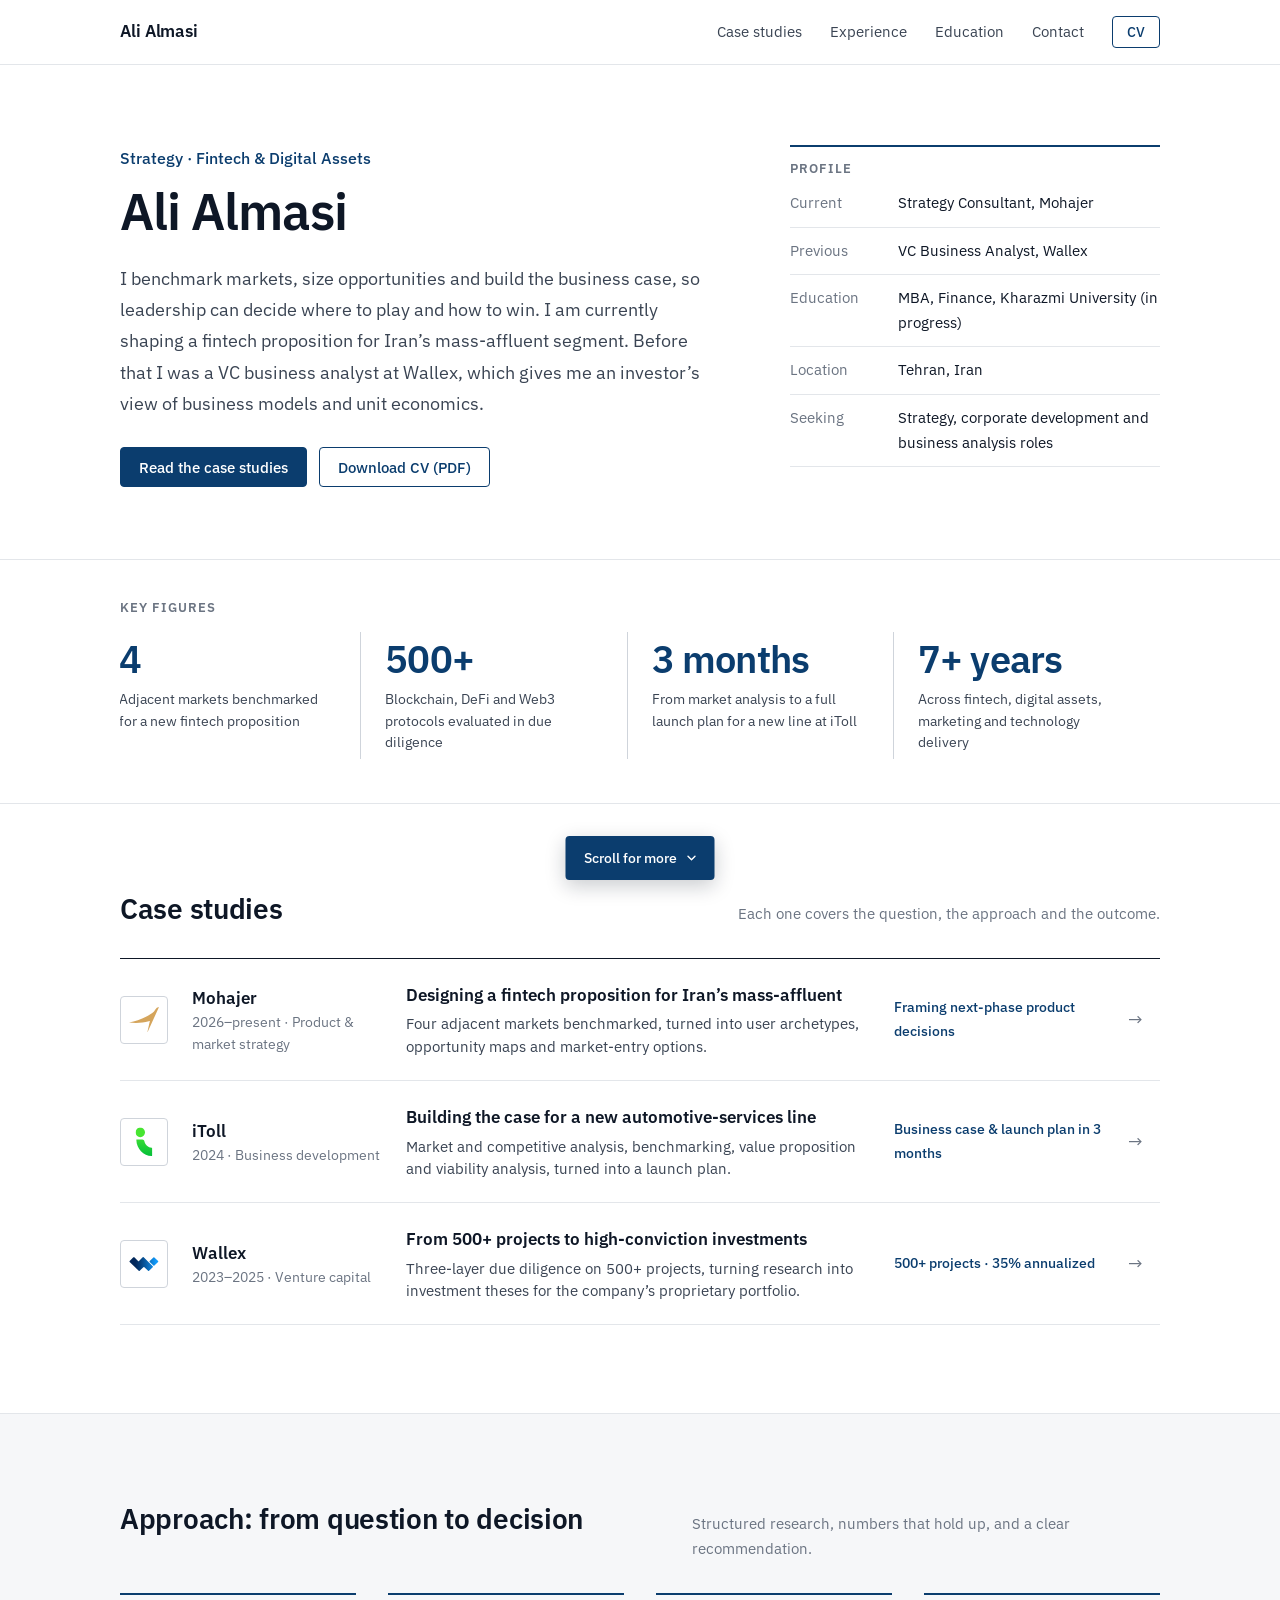
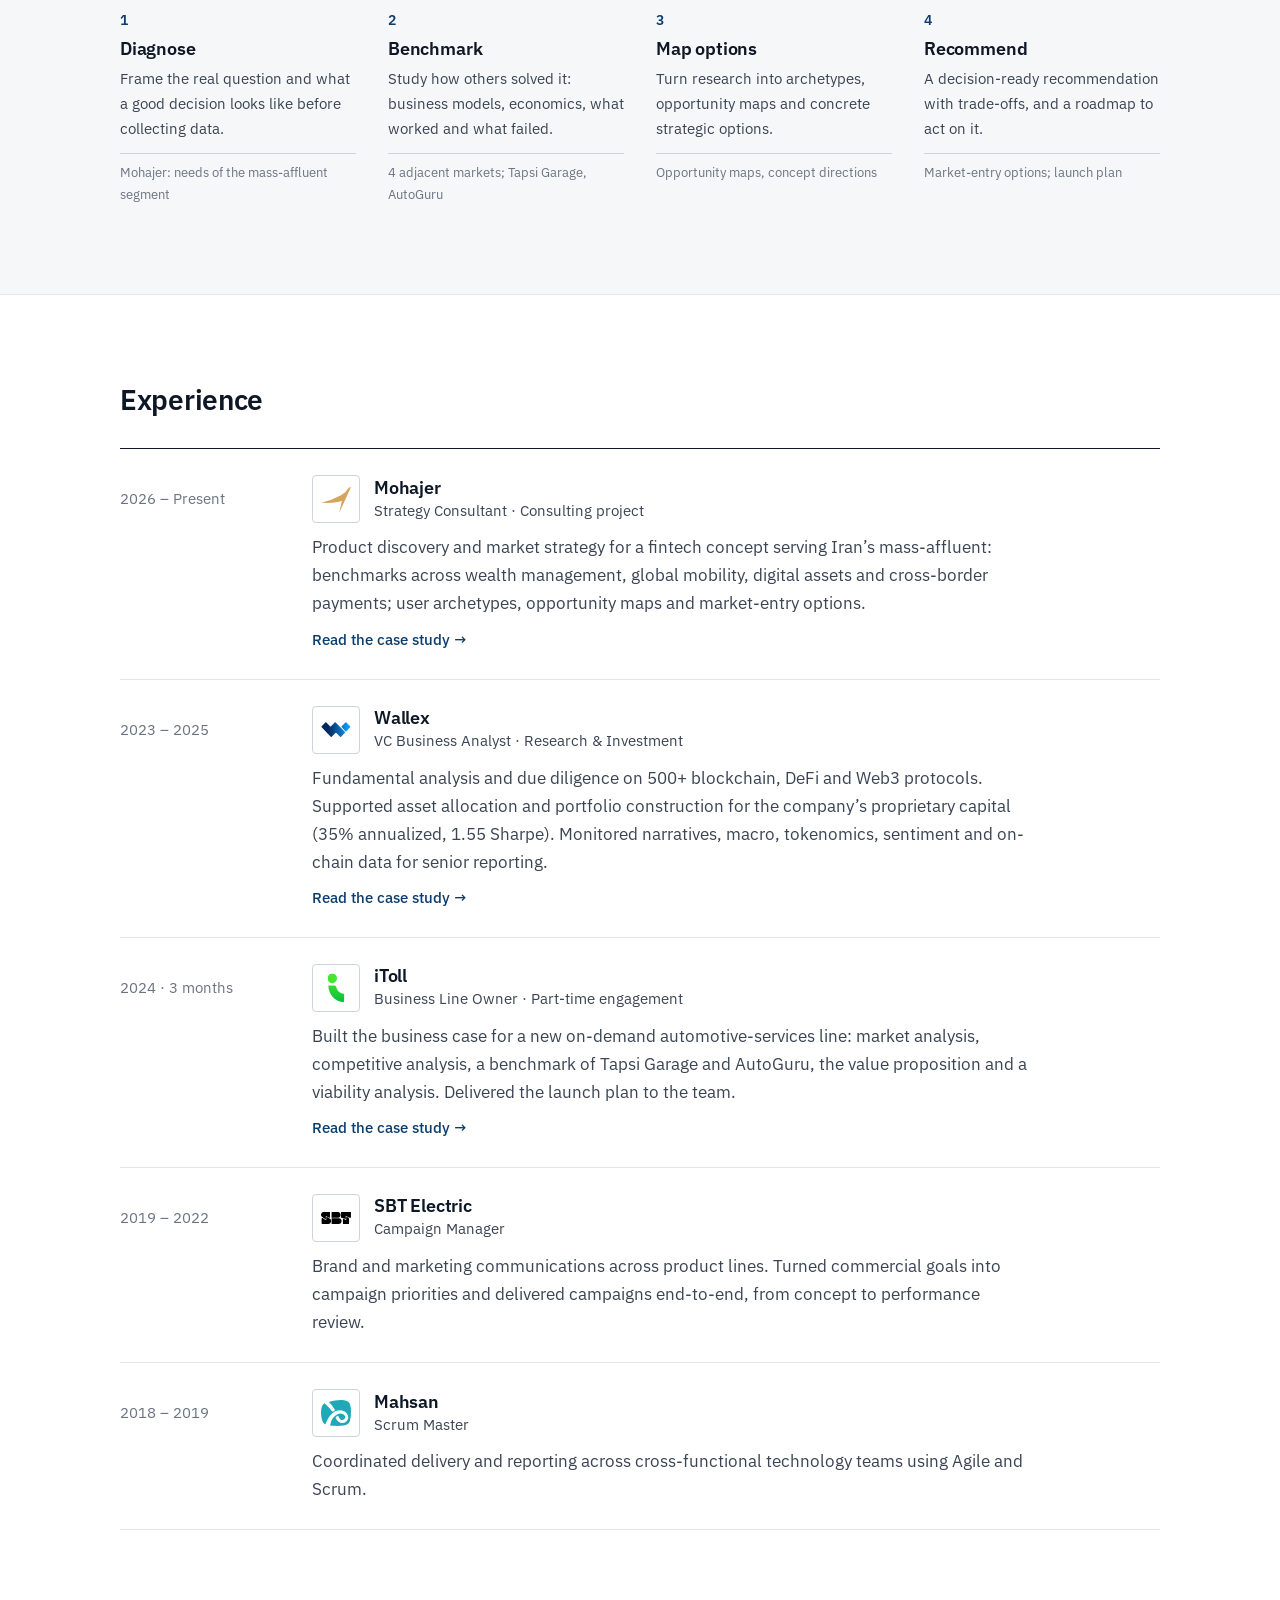
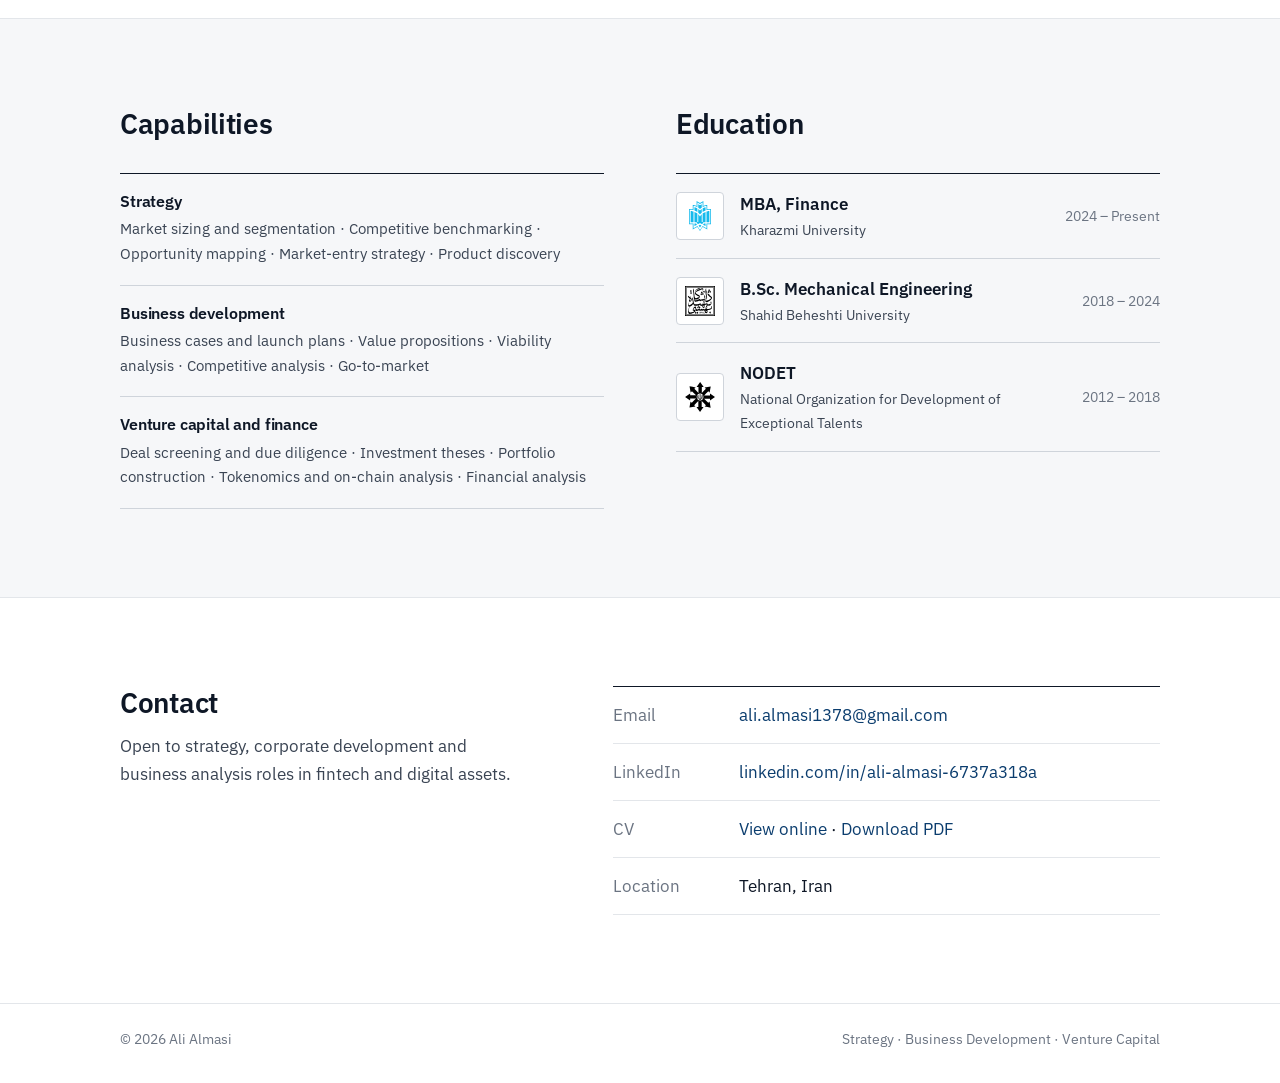
<file: index.html>
<!doctype html>
<html lang="en" class="no-js" data-lens="strategy">
<head>
  <meta charset="utf-8">
  <meta name="viewport" content="width=device-width, initial-scale=1">
  <meta name="color-scheme" content="only light">
  <title>Ali Almasi — Strategy, Business Development &amp; Venture Capital</title>
  <meta name="description" content="Ali Almasi — strategy, business development and venture capital across fintech and digital assets. Case studies from Wallex, iToll and Mohajer. Based in Tehran.">
  <meta name="author" content="Ali Almasi">
  <meta property="og:type" content="website">
  <meta property="og:title" content="Ali Almasi — Strategy, Business Development &amp; Venture Capital">
  <meta property="og:description" content="Strategy, business development and venture capital across fintech and digital assets. Case studies from Wallex, iToll and Mohajer.">
  <meta property="og:image" content="https://alialmessi.github.io/portfolio/assets/og-image.png">
  <meta property="og:url" content="https://alialmessi.github.io/portfolio/">
  <link rel="canonical" href="https://alialmessi.github.io/portfolio/">
  <meta name="twitter:card" content="summary_large_image">
  <meta name="theme-color" content="#0b3d6e">
  <link rel="icon" href="assets/favicon.svg" type="image/svg+xml">
  <link rel="preconnect" href="https://fonts.googleapis.com">
  <link rel="preconnect" href="https://fonts.gstatic.com" crossorigin>
  <link href="https://fonts.googleapis.com/css2?family=IBM+Plex+Sans:ital,wght@0,400;0,500;0,600;0,700;1,400&display=swap" rel="stylesheet">
  <link rel="stylesheet" href="assets/css/style.css">
  <script>
    /* Private view links (?lens=...) are applied before first paint. */
    (function () {
      var l = new URLSearchParams(location.search).get('lens');
      if (['strategy', 'bd', 'vc'].indexOf(l) > -1) document.documentElement.setAttribute('data-lens', l);
    })();
  </script>
</head>
<body>
<a class="skip" href="#main">Skip to content</a>

<header class="site-header">
  <nav class="container nav" aria-label="Main">
    <a class="brand" href="#top">Ali Almasi</a>
    <button class="nav-toggle" aria-expanded="false" aria-controls="nav-links" aria-label="Menu">
      <svg width="18" height="18" viewBox="0 0 24 24" fill="none" stroke="currentColor" stroke-width="2" stroke-linecap="round"><path d="M4 7h16M4 12h16M4 17h16"/></svg>
    </button>
    <ul class="nav-links" id="nav-links">
      <li><a href="#work">Case studies</a></li>
      <li><a href="#experience">Experience</a></li>
      <li><a href="#education">Education</a></li>
      <li><a href="#contact">Contact</a></li>
      <li><a class="btn btn-outline btn-sm" href="resume/" data-keep-lens>CV</a></li>
    </ul>
  </nav>
</header>

<main id="main">

  <!-- ================= INTRO ================= -->
  <section class="intro" id="top">
    <div class="container intro-grid">
      <div>
        <p class="kicker" data-show="strategy">Strategy · Fintech &amp; Digital Assets</p>
        <p class="kicker" data-show="bd">Business Development · Fintech &amp; New Ventures</p>
        <p class="kicker" data-show="vc">Venture Capital · Fintech &amp; Digital Assets</p>
        <h1>Ali Almasi</h1>

        <p class="lead" data-show="strategy">I benchmark markets, size opportunities and build the business case, so leadership can decide where to play and how to win. I am currently shaping a fintech proposition for Iran’s mass-affluent segment. Before that I was a VC business analyst at Wallex, which gives me an investor’s view of business models and unit economics.</p>
        <p class="lead" data-show="bd">Business development and strategy professional who turns ambiguous opportunities into clear growth decisions. Combines market intelligence, financial analysis, product discovery and business-case development to identify where to play, what to build and how to move from opportunity to execution.</p>
        <p class="lead" data-show="vc">Two years as a VC business analyst at Wallex, one of Iran’s largest crypto exchanges: screening deal flow, running due diligence on 500+ blockchain, DeFi and Web3 projects, and turning findings into investment theses for the investment team. I bring an operator’s view to deals from building the business case for a new business line and shaping a fintech proposition.</p>

        <div class="intro-actions">
          <a class="btn btn-primary" href="#work">Read the case studies</a>
          <a class="btn btn-outline" data-show="strategy" href="resume/Ali_Almasi_CV.pdf" download="Ali_Almasi_CV.pdf">Download CV (PDF)</a>
          <a class="btn btn-outline" data-show="bd" href="resume/bd/Ali_Almasi_CV.pdf" download="Ali_Almasi_CV.pdf">Download CV (PDF)</a>
          <a class="btn btn-outline" data-show="vc" href="resume/vc/Ali_Almasi_CV.pdf" download="Ali_Almasi_CV.pdf">Download CV (PDF)</a>
        </div>
      </div>

      <aside class="facts" aria-label="Profile">
        <h2 class="label-title">Profile</h2>
        <dl>
          <div><dt>Current</dt><dd>Strategy Consultant, Mohajer</dd></div>
          <div><dt>Previous</dt><dd>VC Business Analyst, Wallex</dd></div>
          <div><dt>Education</dt><dd>MBA, Finance, Kharazmi University (in progress)</dd></div>
          <div><dt>Location</dt><dd>Tehran, Iran</dd></div>
          <div><dt>Seeking</dt><dd>
            <span data-show="strategy">Strategy, corporate development and business analysis roles</span>
            <span data-show="bd">Business development, partnerships and new-venture roles</span>
            <span data-show="vc">Venture capital analyst and associate roles, including corporate venture</span>
          </dd></div>
        </dl>
      </aside>
    </div>
  </section>

  <!-- ================= KEY FIGURES ================= -->
  <section class="figures-section" aria-labelledby="figures-title">
    <div class="container">
      <h2 class="label-title" id="figures-title">Key figures</h2>
      <div class="figures-wrap"><div class="figures">
        <div class="figure lensable" style="--o-s:2;--o-b:4;--o-i:1"><div class="num">500+</div><p>Blockchain, DeFi and Web3 protocols evaluated in due diligence</p></div>
        <div class="figure lensable" data-show="vc" style="--o-i:2"><div class="num">3 layers</div><p>Of due diligence: protocol design, tokenomics, market positioning</p></div>
        <div class="figure lensable" data-show="vc" style="--o-i:3"><div class="num">35%</div><p>Annualized return, proprietary portfolio<sup>1</sup></p></div>
        <div class="figure lensable" data-show="vc" style="--o-i:4"><div class="num">2 years</div><p>In venture capital at Wallex</p></div>
        <div class="figure lensable" data-show="strategy bd" style="--o-s:1;--o-b:2"><div class="num">4</div><p>Adjacent markets benchmarked for a new fintech proposition</p></div>
        <div class="figure lensable" data-show="strategy bd" style="--o-s:3;--o-b:1"><div class="num">3 months</div><p>From market analysis to a full launch plan for a new line at iToll</p></div>
        <div class="figure lensable" data-show="strategy bd" style="--o-s:4;--o-b:3"><div class="num">7+ years</div><p>Across fintech, digital assets, marketing and technology delivery</p></div>
      </div></div>
      <p class="source" data-show="vc"><sup>1</sup> Wallex’s proprietary portfolio, 2023–2025. I supported research, allocation and portfolio construction as part of the investment team.</p>
    </div>
  </section>

  <!-- ================= CASE STUDIES ================= -->
  <section id="work">
    <div class="container">
      <div class="section-head">
        <h2>Case studies</h2>
        <p>Each one covers the question, the approach and the outcome.</p>
      </div>

      <div class="work-table" role="list">
        <a class="work-row lensable" role="listitem" href="work/wallex.html" data-keep-lens style="--o-s:3;--o-b:3;--o-i:1">
          <span class="logo-tile"><img src="assets/logos/wallex.svg" alt="Wallex logo" width="32" height="32"></span>
          <span class="work-org"><strong>Wallex</strong><span>2023–2025 · Venture capital</span></span>
          <span class="work-main"><strong>From 500+ projects to high-conviction investments</strong><span>Three-layer due diligence on 500+ projects, turning research into investment theses for the company’s proprietary portfolio.</span></span>
          <span class="work-out">500+ projects · 35% annualized</span>
          <span class="work-go" aria-hidden="true">→</span>
        </a>
        <a class="work-row lensable" role="listitem" href="work/itoll.html" data-keep-lens style="--o-s:2;--o-b:1;--o-i:3">
          <span class="logo-tile"><img src="assets/logos/itoll.svg" alt="iToll logo" width="32" height="32"></span>
          <span class="work-org"><strong>iToll</strong><span>2024 · Business development</span></span>
          <span class="work-main"><strong>Building the case for a new automotive-services line</strong><span>Market and competitive analysis, benchmarking, value proposition and viability analysis, turned into a launch plan.</span></span>
          <span class="work-out">Business case &amp; launch plan in 3 months</span>
          <span class="work-go" aria-hidden="true">→</span>
        </a>
        <a class="work-row lensable" role="listitem" href="work/mohajer.html" data-keep-lens style="--o-s:1;--o-b:2;--o-i:2">
          <span class="logo-tile"><img src="assets/logos/mohajer.svg" alt="Mohajer logo" width="32" height="32"></span>
          <span class="work-org"><strong>Mohajer</strong><span>2026–present · Product &amp; market strategy</span></span>
          <span class="work-main"><strong>Designing a fintech proposition for Iran’s mass-affluent</strong><span>Four adjacent markets benchmarked, turned into user archetypes, opportunity maps and market-entry options.</span></span>
          <span class="work-out">Framing next-phase product decisions</span>
          <span class="work-go" aria-hidden="true">→</span>
        </a>
      </div>
    </div>
  </section>

  <!-- ================= APPROACH ================= -->
  <section id="approach" class="tint">
    <div class="container">
      <div class="section-head">
        <h2 data-show="strategy">Approach: from question to decision</h2>
        <h2 data-show="bd">Approach: from opportunity to launch plan</h2>
        <h2 data-show="vc">Approach: from deal flow to conviction</h2>
        <p>Structured research, numbers that hold up, and a clear recommendation.</p>
      </div>

      <ol class="steps" data-show="strategy">
        <li><h3>Diagnose</h3><p>Frame the real question and what a good decision looks like before collecting data.</p><span class="evidence">Mohajer: needs of the mass-affluent segment</span></li>
        <li><h3>Benchmark</h3><p>Study how others solved it: business models, economics, what worked and what failed.</p><span class="evidence">4 adjacent markets; Tapsi Garage, AutoGuru</span></li>
        <li><h3>Map options</h3><p>Turn research into archetypes, opportunity maps and concrete strategic options.</p><span class="evidence">Opportunity maps, concept directions</span></li>
        <li><h3>Recommend</h3><p>A decision-ready recommendation with trade-offs, and a roadmap to act on it.</p><span class="evidence">Market-entry options; launch plan</span></li>
      </ol>
      <ol class="steps" data-show="bd">
        <li><h3>Spot</h3><p>Find the adjacent opportunity worth building with the customers and assets the company already has.</p><span class="evidence">iToll: on-demand automotive services</span></li>
        <li><h3>Analyse</h3><p>Market and competitive analysis to test whether demand is real and where the gaps are.</p><span class="evidence">Market analysis; competitive analysis; benchmarks</span></li>
        <li><h3>Build the case</h3><p>A clear value proposition and a viability analysis: does it work for customers, and for the business?</p><span class="evidence">Value proposition; viability analysis</span></li>
        <li><h3>Plan the launch</h3><p>Turn the case into a launch plan the team can execute: how to go to market and what to measure.</p><span class="evidence">Launch plan handed over</span></li>
      </ol>
      <ol class="steps" data-show="vc">
        <li><h3>Screen</h3><p>Cover the market across infrastructure, financial applications and emerging sectors to find the opportunities worth a closer look.</p><span class="evidence">500+ projects screened</span></li>
        <li><h3>Diligence</h3><p>Protocol design, tokenomics and market positioning, each layer filtering out weak projects.</p><span class="evidence">Fundamental and on-chain analysis</span></li>
        <li><h3>Thesis</h3><p>Turn diligence into a clear investment thesis: why this project, why now, and what has to be true.</p><span class="evidence">Investment theses and recommendations</span></li>
        <li><h3>Portfolio</h3><p>Support allocation and portfolio construction, then keep tracking each position with market and on-chain data.</p><span class="evidence">35% annualized portfolio return</span></li>
      </ol>
    </div>
  </section>

  <!-- ================= EXPERIENCE ================= -->
  <section id="experience">
    <div class="container">
      <div class="section-head"><h2>Experience</h2></div>
      <ol class="xp">
        <li>
          <div class="when">2026 – Present</div>
          <div class="xp-body">
            <div class="xp-head"><span class="logo-tile"><img src="assets/logos/mohajer.svg" alt="Mohajer logo" width="32" height="32"></span><div><h3>Mohajer</h3><div class="role">Strategy Consultant · Consulting project</div></div></div>
            <p>Product discovery and market strategy for a fintech concept serving Iran’s mass-affluent: benchmarks across wealth management, global mobility, digital assets and cross-border payments; user archetypes, opportunity maps and market-entry options.</p>
            <a class="more" href="work/mohajer.html" data-keep-lens>Read the case study →</a>
          </div>
        </li>
        <li>
          <div class="when">2023 – 2025</div>
          <div class="xp-body">
            <div class="xp-head"><span class="logo-tile"><img src="assets/logos/wallex.svg" alt="Wallex logo" width="32" height="32"></span><div><h3>Wallex</h3><div class="role">VC Business Analyst · Research &amp; Investment</div></div></div>
            <p data-show="strategy bd">Fundamental analysis and due diligence on 500+ blockchain, DeFi and Web3 protocols. Supported asset allocation and portfolio construction for the company’s proprietary capital (35% annualized, 1.55 Sharpe). Monitored narratives, macro, tokenomics, sentiment and on-chain data for senior reporting.</p>
            <p data-show="vc">Screened deal flow and ran due diligence on 500+ blockchain, DeFi and Web3 projects, turning findings into investment theses. Supported investment decisions and portfolio construction for the company’s proprietary capital (35% annualized). Tracked narratives, macro, tokenomics and on-chain data for senior reporting.</p>
            <a class="more" href="work/wallex.html" data-keep-lens>Read the case study →</a>
          </div>
        </li>
        <li>
          <div class="when">2024 · 3 months</div>
          <div class="xp-body">
            <div class="xp-head"><span class="logo-tile"><img src="assets/logos/itoll.svg" alt="iToll logo" width="32" height="32"></span><div><h3>iToll</h3><div class="role">Business Line Owner · Part-time engagement</div></div></div>
            <p>Built the business case for a new on-demand automotive-services line: market analysis, competitive analysis, a benchmark of Tapsi Garage and AutoGuru, the value proposition and a viability analysis. Delivered the launch plan to the team.</p>
            <a class="more" href="work/itoll.html" data-keep-lens>Read the case study →</a>
          </div>
        </li>
        <li>
          <div class="when">2019 – 2022</div>
          <div class="xp-body">
            <div class="xp-head"><span class="logo-tile"><img src="assets/logos/sbt.svg" alt="SBT Electric logo" width="32" height="32"></span><div><h3>SBT Electric</h3><div class="role">Campaign Manager</div></div></div>
            <p>Brand and marketing communications across product lines. Turned commercial goals into campaign priorities and delivered campaigns end-to-end, from concept to performance review.</p>
          </div>
        </li>
        <li>
          <div class="when">2018 – 2019</div>
          <div class="xp-body">
            <div class="xp-head"><span class="logo-tile"><img src="assets/logos/mahsan.svg" alt="Mahsan logo" width="32" height="32"></span><div><h3>Mahsan</h3><div class="role">Scrum Master</div></div></div>
            <p>Coordinated delivery and reporting across cross-functional technology teams using Agile and Scrum.</p>
          </div>
        </li>
      </ol>
    </div>
  </section>

  <!-- ================= CAPABILITIES + EDUCATION ================= -->
  <section id="education" class="tint">
    <div class="container two-col">
      <div>
        <div class="section-head"><h2>Capabilities</h2></div>
        <div class="caps">
          <div class="cap lensable" style="--o-s:1;--o-b:2;--o-i:3">
            <h3>Strategy</h3>
            <p>Market sizing and segmentation · Competitive benchmarking · Opportunity mapping · Market-entry strategy · Product discovery</p>
          </div>
          <div class="cap lensable" style="--o-s:2;--o-b:1;--o-i:2">
            <h3>Business development</h3>
            <p>Business cases and launch plans · Value propositions · Viability analysis · Competitive analysis · Go-to-market</p>
          </div>
          <div class="cap lensable" style="--o-s:3;--o-b:3;--o-i:1">
            <h3>Venture capital and finance</h3>
            <p>Deal screening and due diligence · Investment theses · Portfolio construction · Tokenomics and on-chain analysis · Financial analysis</p>
          </div>
        </div>
      </div>
      <div>
        <div class="section-head"><h2>Education</h2></div>
        <ul class="edu-list">
          <li><span class="logo-tile"><img src="assets/logos/kharazmi.svg" alt="Kharazmi University logo" width="32" height="32"></span><div><strong>MBA, Finance</strong><span>Kharazmi University</span></div><span class="when">2024 – Present</span></li>
          <li><span class="logo-tile"><img src="assets/logos/sbu.svg" alt="Shahid Beheshti University logo" width="32" height="32"></span><div><strong>B.Sc. Mechanical Engineering</strong><span>Shahid Beheshti University</span></div><span class="when">2018 – 2024</span></li>
          <li><span class="logo-tile"><img src="assets/logos/nodet.svg" alt="NODET logo" width="32" height="32"></span><div><strong>NODET</strong><span>National Organization for Development of Exceptional Talents</span></div><span class="when">2012 – 2018</span></li>
        </ul>
      </div>
    </div>
  </section>

  <!-- ================= CONTACT ================= -->
  <section id="contact">
    <div class="container contact-grid">
      <div>
        <h2>Contact</h2>
        <p class="contact-note" data-show="strategy">Open to strategy, corporate development and business analysis roles in fintech and digital assets.</p>
        <p class="contact-note" data-show="bd">Open to business development, partnerships and new-venture roles in fintech.</p>
        <p class="contact-note" data-show="vc">Open to venture capital analyst and associate roles in fintech and digital assets.</p>
      </div>
      <dl class="contact-list">
        <div><dt>Email</dt><dd><a href="mailto:ali.almasi1378@gmail.com">ali.almasi1378@gmail.com</a></dd></div>
        <div><dt>LinkedIn</dt><dd><a href="https://www.linkedin.com/in/ali-almasi-6737a318a/" target="_blank" rel="noopener">linkedin.com/in/ali-almasi-6737a318a</a></dd></div>
        <div><dt>CV</dt><dd><a href="resume/" data-keep-lens>View online</a> · <a data-show="strategy" href="resume/Ali_Almasi_CV.pdf" download="Ali_Almasi_CV.pdf">Download PDF</a><a data-show="bd" href="resume/bd/Ali_Almasi_CV.pdf" download="Ali_Almasi_CV.pdf">Download PDF</a><a data-show="vc" href="resume/vc/Ali_Almasi_CV.pdf" download="Ali_Almasi_CV.pdf">Download PDF</a></dd></div>
        <div><dt>Location</dt><dd>Tehran, Iran</dd></div>
      </dl>
    </div>
  </section>
</main>

<footer class="site-footer">
  <div class="container">
    <span>© <span data-year>2026</span> Ali Almasi</span>
    <span>Strategy · Business Development · Venture Capital</span>
  </div>
</footer>

<script src="assets/js/main.js"></script>
</body>
</html>
</file>
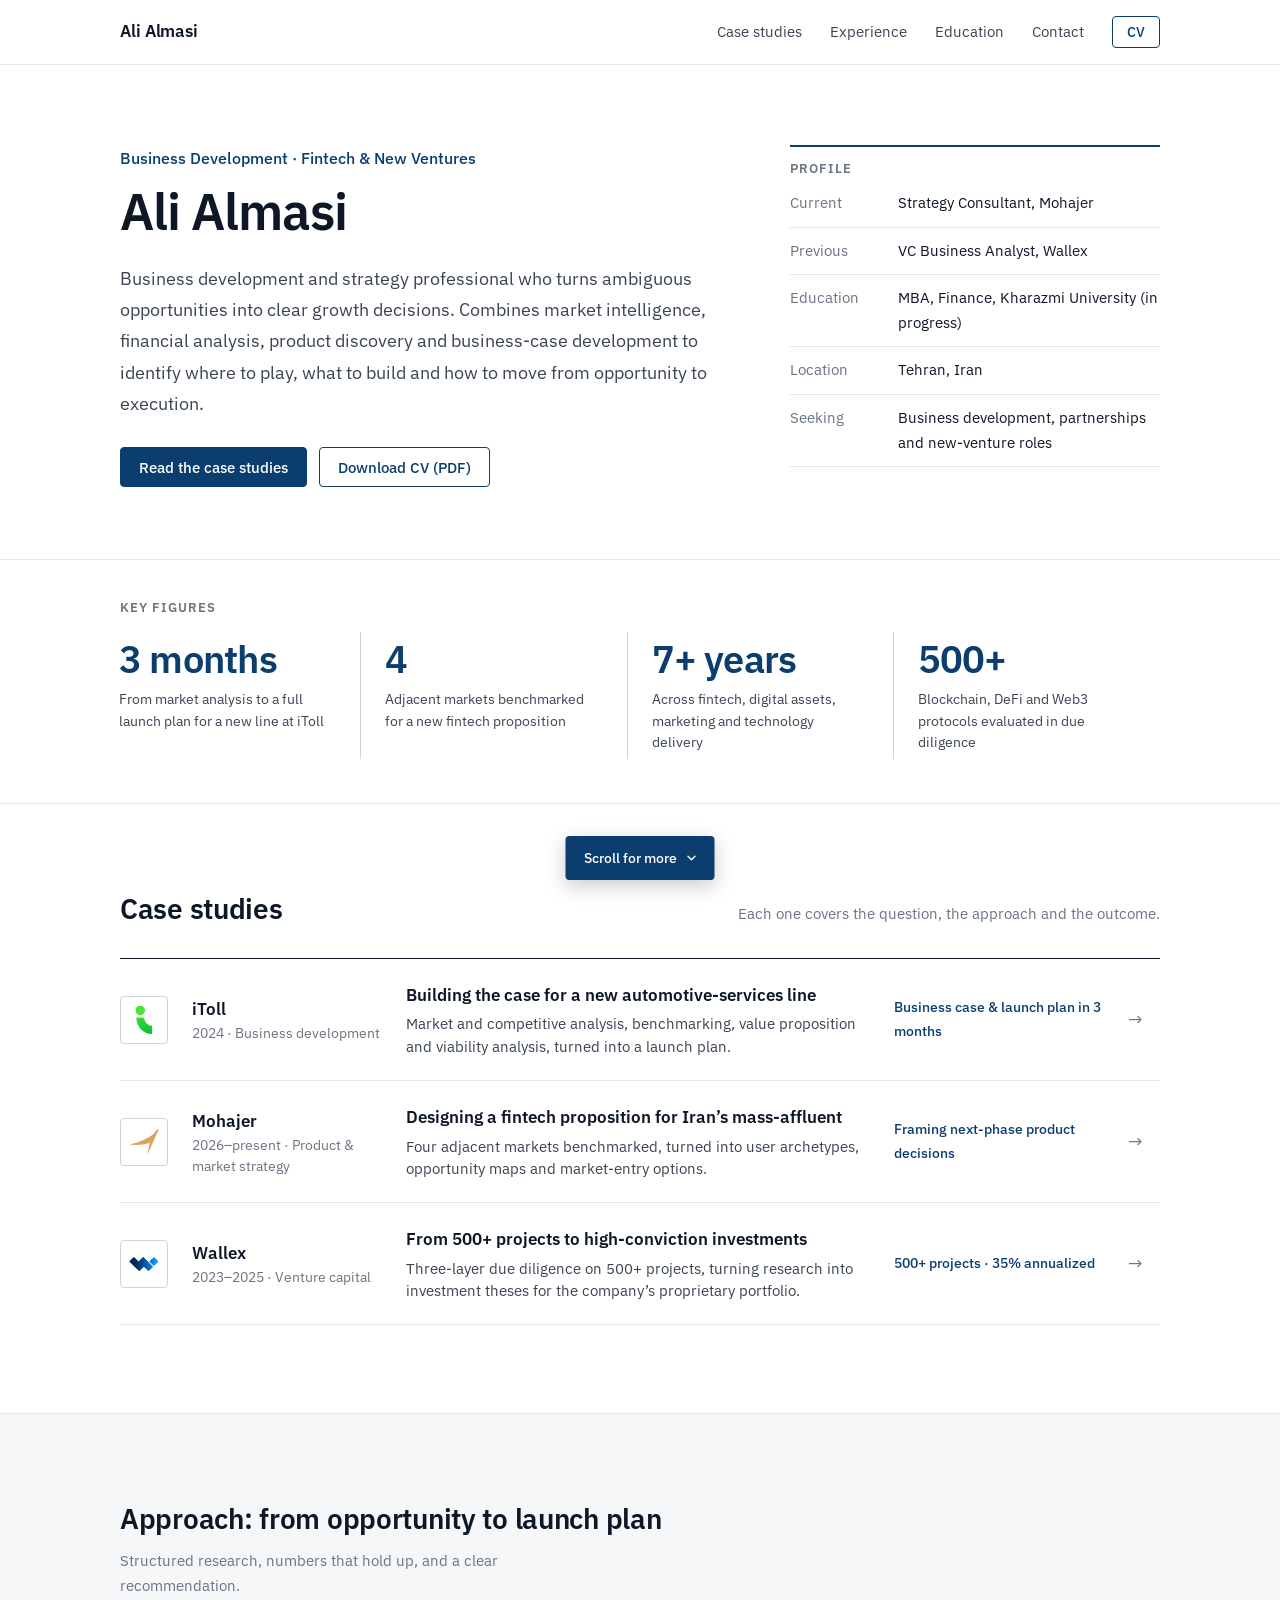
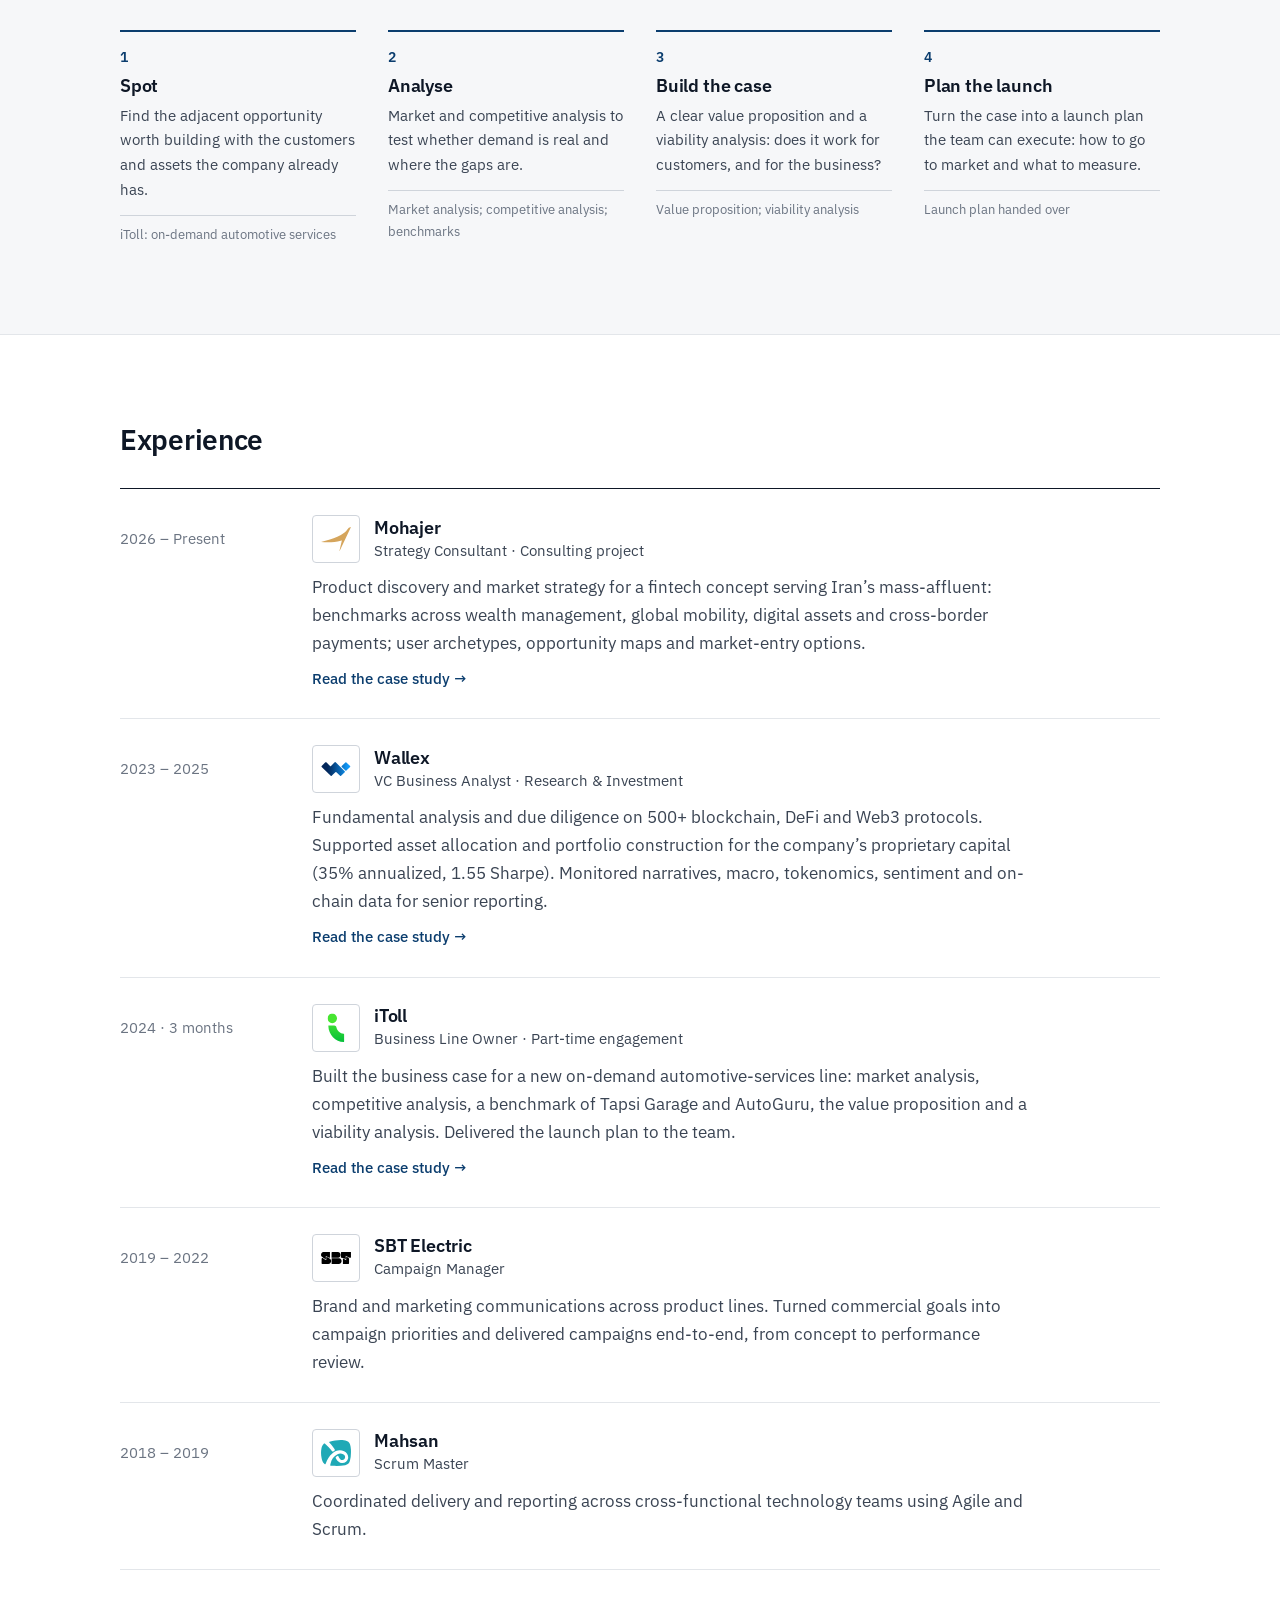
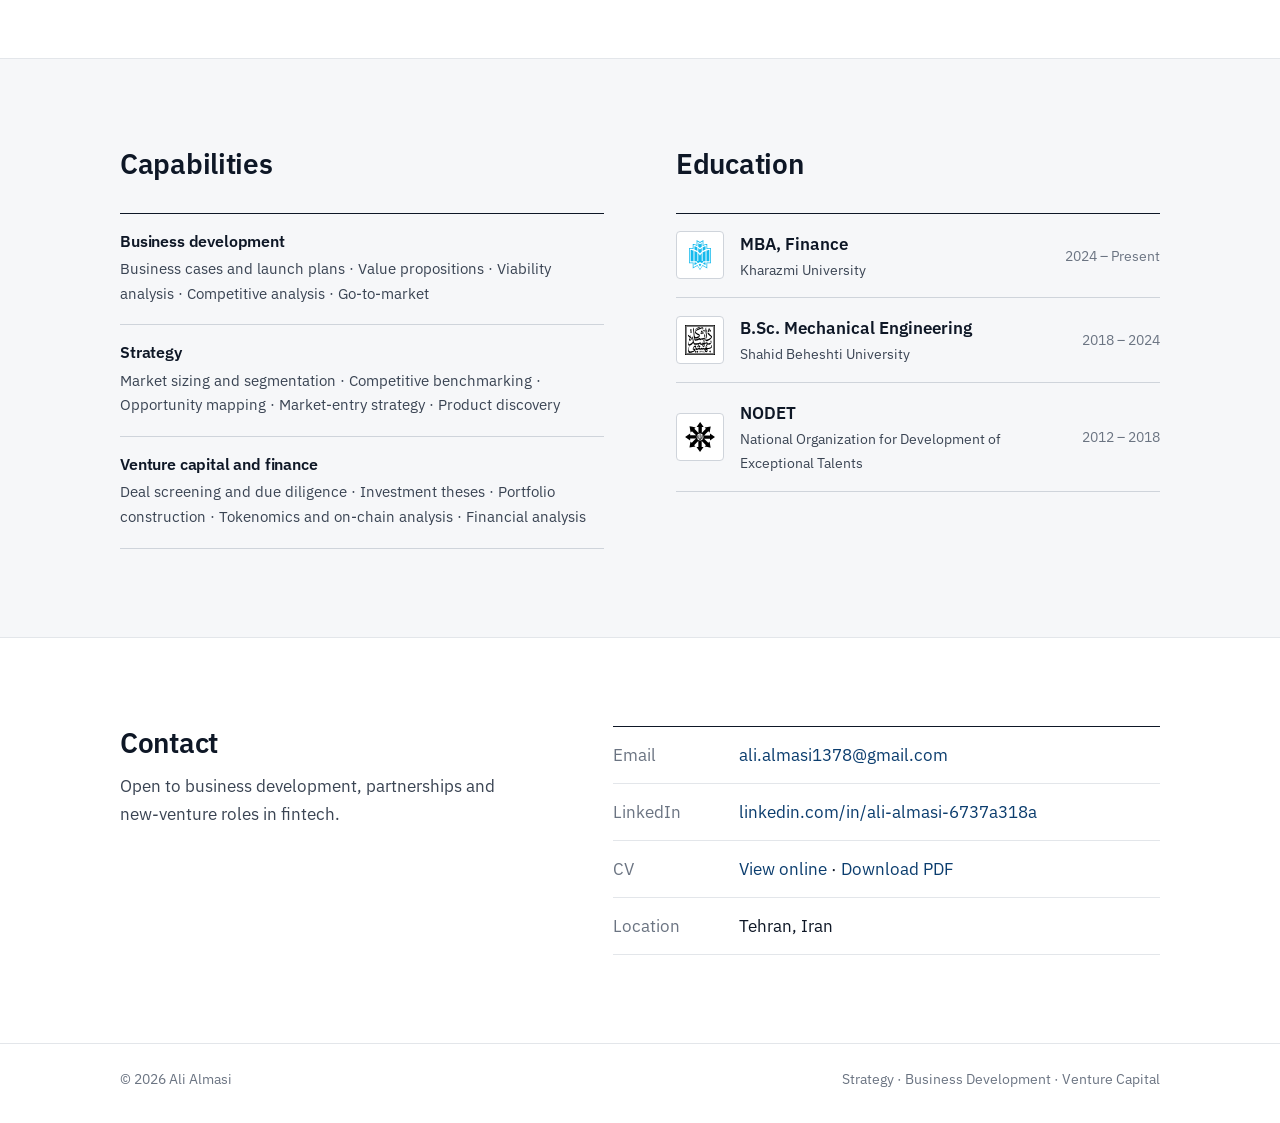
<file: bd/index.html>
<!doctype html>
<html lang="en">
<head>
  <meta charset="utf-8">
  <meta name="viewport" content="width=device-width, initial-scale=1">
  <meta name="robots" content="noindex">
  <title>Ali Almasi</title>
  <link rel="canonical" href="https://alialmessi.github.io/portfolio/">
  <meta http-equiv="refresh" content="0; url=../?lens=bd">
  <script>location.replace('../?lens=bd' + location.hash);</script>
</head>
<body><a href="../?lens=bd">Continue to Ali Almasi's portfolio</a></body>
</html>
</file>
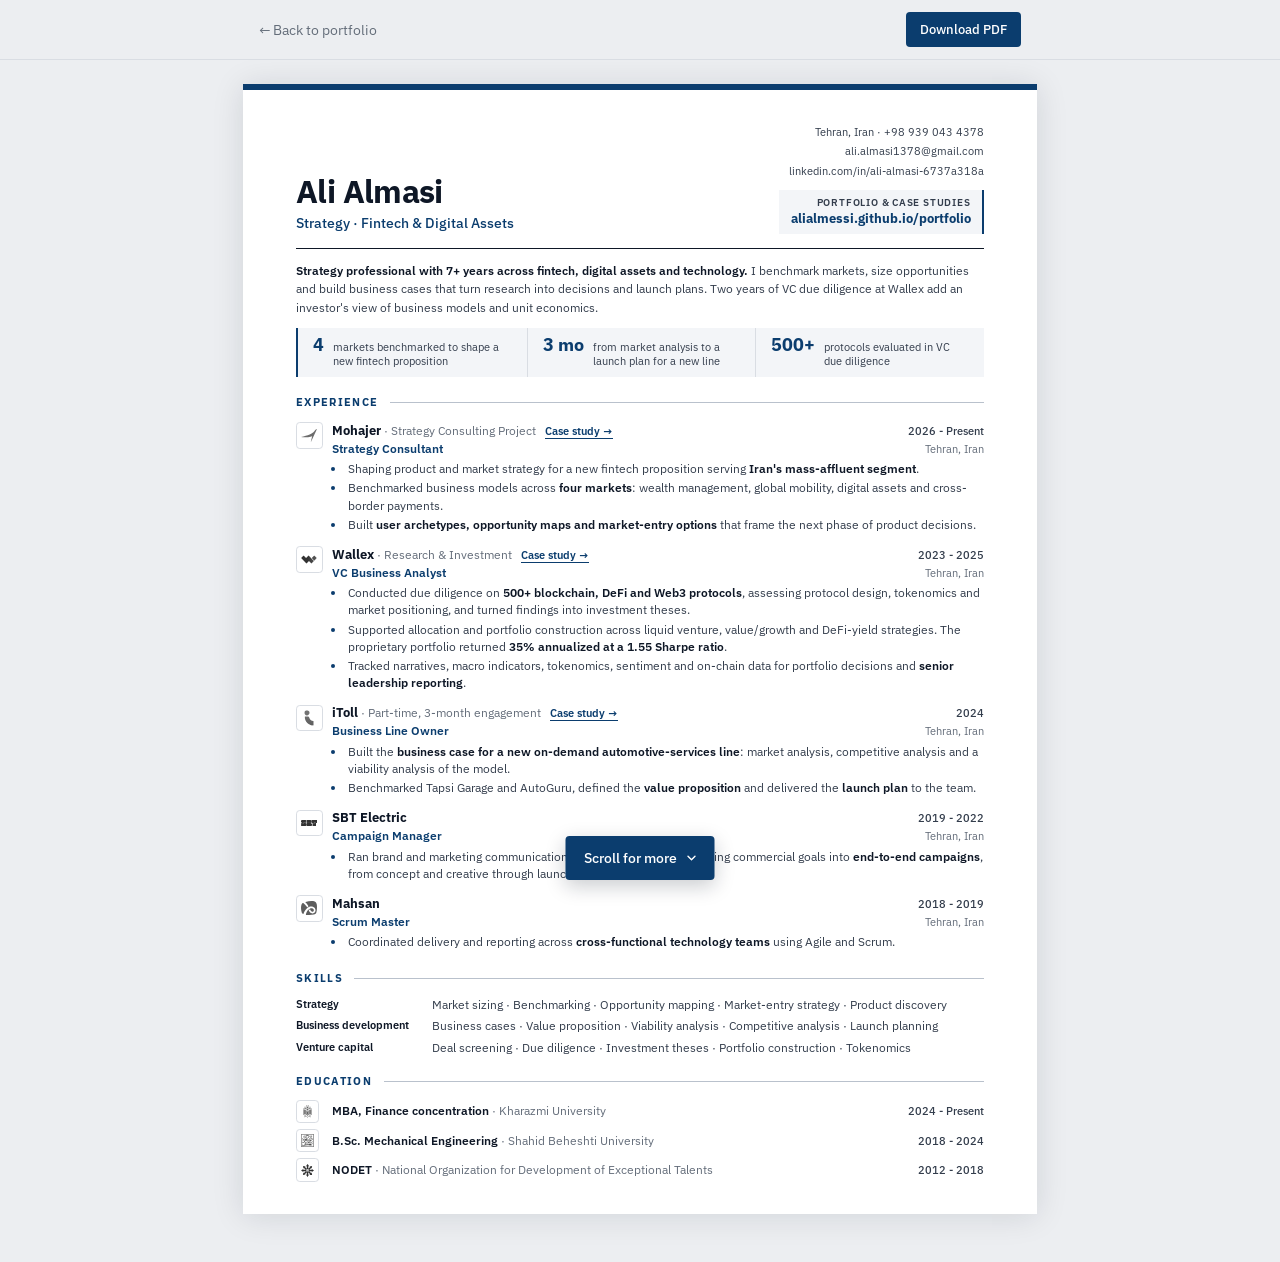
<file: resume/index.html>
<!doctype html>
<html lang="en" class="no-js" data-lens="strategy">
<head>
  <meta charset="utf-8">
  <meta name="viewport" content="width=device-width, initial-scale=1">
  <meta name="color-scheme" content="only light">
  <title>Ali Almasi - CV</title>
  <meta name="description" content="CV of Ali Almasi — strategy, business development and venture capital across fintech and digital assets.">
  <link rel="icon" href="../assets/favicon.svg" type="image/svg+xml">
  <link rel="preconnect" href="https://fonts.googleapis.com">
  <link rel="preconnect" href="https://fonts.gstatic.com" crossorigin>
  <link href="https://fonts.googleapis.com/css2?family=IBM+Plex+Sans:ital,wght@0,400;0,500;0,600;0,700;1,400&display=swap" rel="stylesheet">
  <script>
    (function () {
      var l = new URLSearchParams(location.search).get('lens');
      if (['strategy', 'bd', 'vc'].indexOf(l) > -1) document.documentElement.setAttribute('data-lens', l);
    })();
  </script>
  <style>
    /* One source, three CVs. <html data-lens> picks the version; [data-show] marks version-specific lines.
       Bot-safety: single reading column, real text only, logos/icons are images (ignored by parsers). */
    html[data-lens="strategy"] [data-show]:not([data-show~="strategy"]),
    html[data-lens="bd"] [data-show]:not([data-show~="bd"]),
    html[data-lens="vc"] [data-show]:not([data-show~="vc"]) { display: none !important; }
    html[data-lens="strategy"] .lensable { order: var(--o-s, 0); }
    html[data-lens="bd"] .lensable { order: var(--o-b, 0); }
    html[data-lens="vc"] .lensable { order: var(--o-i, 0); }

    :root {
      --ink: #0e1726; --ink-2: #333d4c; --muted: #646d7a; --line: #d9dde3; --soft: #f3f5f8;
      --accent: #0b3d6e;
      --sans: "IBM Plex Sans", system-ui, "Segoe UI", Arial, sans-serif;
      --gutter: 9.5mm;   /* logo column */
    }
    * { box-sizing: border-box; }
    body { margin: 0; background: #eceef1; color: var(--ink); font-family: var(--sans); -webkit-font-smoothing: antialiased; }
    a { color: inherit; text-decoration: none; }
    b, strong { font-weight: 600; color: var(--ink); }

    /* ---------- Screen toolbar ---------- */
    .toolbar { position: sticky; top: 0; z-index: 10; background: rgba(236, 238, 241, .94); backdrop-filter: blur(10px); border-bottom: 1px solid var(--line); }
    .toolbar-inner { max-width: 210mm; margin: 0 auto; padding: 12px 16px; display: flex; align-items: center; justify-content: space-between; gap: 12px; flex-wrap: wrap; }
    .toolbar .back { font-size: 14px; color: var(--muted); }
    .toolbar .back:hover { color: var(--ink); }
    .version { display: flex; align-items: center; gap: 10px; }
    .version .label { font-size: 13px; color: var(--muted); }
    .lens-switch { display: inline-flex; border-radius: 4px; background: #fff; border: 1px solid #c9cfd7; overflow: hidden; }
    .lens-switch button { font: 500 13px var(--sans); border: 0; background: transparent; color: var(--ink-2); padding: 8px 12px; cursor: pointer; white-space: nowrap; }
    .lens-switch button + button { border-left: 1px solid #c9cfd7; }
    .lens-switch button[aria-pressed="true"] { background: var(--accent); color: #fff; }
    .dl { font: 500 13px var(--sans); background: var(--accent); color: #fff; padding: 9px 14px; border-radius: 4px; white-space: nowrap; }
    .lens-switch .short { display: none; }
    @media screen and (max-width: 640px) {
      .toolbar-inner > * { flex: 1 1 100%; }
      .version .label { display: none; }
      .lens-switch { display: flex; width: 100%; }
      .lens-switch button { flex: 1; min-height: 44px; }
      .lens-switch .long { display: none; }
      .lens-switch .short { display: inline; }
      .dl { text-align: center; min-height: 44px; display: flex; align-items: center; justify-content: center; }
    }

    /* ---------- The page (A4) ---------- */
    .page {
      width: 210mm; min-height: 297mm; margin: 24px auto 48px; background: #fff; position: relative;
      padding: 9mm 14mm 7mm; box-shadow: 0 2px 30px rgba(15, 26, 42, .12);
      font-size: 9pt; line-height: 1.42; color: var(--ink-2);
    }
    .page::before { content: ""; position: absolute; left: 0; right: 0; top: 0; height: 1.6mm; background: var(--accent); }

    /* Header */
    .cv-head { display: flex; justify-content: space-between; align-items: flex-end; gap: 8mm; padding: 1.5mm 0 3.6mm; }
    h1 { font-family: var(--sans); font-weight: 700; font-size: 24pt; letter-spacing: -.02em; line-height: 1; margin: 0; color: var(--ink); }
    .headline { font-size: 10.5pt; font-weight: 500; color: var(--accent); margin-top: 2mm; }
    .contact { list-style: none; margin: 0; padding: 0; font-size: 8.4pt; line-height: 1.55; color: var(--ink-2); text-align: right; }
    .contact li { display: block; }
    .contact a:hover { color: var(--accent); }
    .head-right { display: flex; flex-direction: column; align-items: flex-end; gap: 2mm; }
    .pf {
      display: flex; flex-direction: column; align-items: flex-end; text-align: right;
      padding: 1.6mm 3mm; background: var(--soft); border-right: 2px solid var(--accent); color: var(--accent);
    }
    .pf-k { font-size: 7.4pt; font-weight: 600; letter-spacing: .08em; text-transform: uppercase; color: var(--ink-2); }
    .pf-u { font-size: 9.6pt; font-weight: 700; color: var(--accent); }
    .cs-link { margin-left: 2.4mm; font-size: 8pt; font-weight: 600; color: var(--accent); border-bottom: 1px solid currentColor; white-space: nowrap; }

    .summary { margin: 0; padding-top: 3.2mm; border-top: 1px solid var(--ink); font-size: 9.2pt; line-height: 1.5; }

    /* Highlights strip */
    .highlights { display: grid; grid-template-columns: repeat(3, 1fr); margin: 3mm 0 0; background: var(--soft); border-left: 2px solid var(--accent); }
    .hl { padding: 2.2mm 4mm; display: flex; align-items: baseline; gap: 2.4mm; }
    .hl + .hl { border-left: 1px solid var(--line); }
    .hl .n { font-family: var(--sans); font-weight: 700; font-size: 13.5pt; line-height: 1; color: var(--accent); white-space: nowrap; }
    .hl .t { font-size: 8pt; line-height: 1.3; color: var(--ink-2); }

    /* Section titles */
    h2 {
      display: flex; align-items: center; gap: 3mm;
      font-family: var(--sans); font-size: 8.4pt; font-weight: 700; letter-spacing: .12em; text-transform: uppercase;
      color: var(--accent); margin: 4.8mm 0 2.6mm;
    }
    h2::after { content: ""; flex: 1; height: 1px; background: #b9c1cc; }

    /* Entries with a logo gutter */
    .entry { display: grid; grid-template-columns: var(--gutter) 1fr; margin-bottom: 2.6mm; break-inside: avoid; }
    .logo {
      width: 7mm; height: 7mm; border-radius: 1mm; border: 1px solid var(--line); background: #fff;
      position: relative; margin-top: .4mm;
    }
    .logo img {
      position: absolute; inset: 1.1mm; width: calc(100% - 2.2mm); height: calc(100% - 2.2mm); object-fit: contain;
      filter: grayscale(1) brightness(.5) contrast(1.3); opacity: .8;
    }
    .e-top, .e-sub { display: flex; justify-content: space-between; align-items: baseline; gap: 4mm; }
    .e-top .org { font-size: 10pt; font-weight: 700; color: var(--ink); }
    .e-top .org .ctx { font-weight: 400; color: var(--muted); font-size: 9pt; }
    .e-top .when { font-size: 8.2pt; font-weight: 500; color: var(--ink-2); white-space: nowrap; font-variant-numeric: tabular-nums; }
    .e-sub { margin: 0 0 .9mm; }
    .e-sub .title { font-size: 9pt; font-weight: 600; color: var(--accent); }
    .e-sub .loc { font-size: 8pt; color: var(--muted); white-space: nowrap; }
    ul { margin: 0; padding-left: 3.6mm; }
    li { margin: 0 0 .6mm; padding-left: .6mm; }
    li::marker { color: var(--accent); }

    /* Skills */
    .skills { display: flex; flex-direction: column; gap: 1.1mm; }
    .skill-row { display: grid; grid-template-columns: 33mm 1fr; gap: 3mm; }
    .skill-row b { font-size: 8.6pt; }

    /* Education (logo gutter, one line each) */
    .edu { display: grid; grid-template-columns: var(--gutter) 1fr; align-items: center; margin-bottom: 1.6mm; }
    .edu .logo { margin-top: 0; width: 6.2mm; height: 6.2mm; }
    .edu-line { display: flex; justify-content: space-between; align-items: baseline; gap: 4mm; }
    .edu-line .when { font-size: 8.2pt; font-weight: 500; white-space: nowrap; font-variant-numeric: tabular-nums; }
    .edu-line .school { color: var(--muted); }

    /* ---------- Phones ---------- */
    @media screen and (max-width: 820px) {
      .page { width: auto; min-height: 0; margin: 16px; padding: 28px 18px 20px; font-size: 13.5px; }
            .cv-head { flex-direction: column; align-items: flex-start; gap: 14px; }
      .contact { text-align: left; }
      .head-right { align-items: flex-start; } .pf { align-items: flex-start; text-align: left; border-right: 0; border-left: 2px solid var(--accent); }
      .pf-k { font-size: 11px; } .pf-u { font-size: 15px; } .cs-link { font-size: 13px; }
      .contact li { justify-content: flex-start; }
      h1 { font-size: 32px; } .headline { font-size: 14px; }
      .highlights { grid-template-columns: 1fr; }
      .hl + .hl { border-left: 0; border-top: 1px solid var(--line); }
      .hl .n { font-size: 20px; } .hl .t { font-size: 12.5px; }
      .entry, .edu { grid-template-columns: 40px 1fr; }
      .logo, .edu .logo { width: 30px; height: 30px; border-radius: 7px; }
      .logo img { inset: 4px; width: calc(100% - 8px); height: calc(100% - 8px); }
      .e-top, .e-sub, .edu-line { flex-wrap: wrap; gap: 2px 12px; }
      .e-top .org, .e-top .when, .e-sub .title, .e-sub .loc, .edu-line .when { font-size: inherit; }
      .skill-row { grid-template-columns: 1fr; gap: 2px; margin-bottom: 8px; }
      /* print sizes are in pt; give phones readable px sizes */
      .page { font-size: 15px; line-height: 1.55; }
      .contact { font-size: 13.5px; line-height: 1.7; }
      .summary { font-size: 15px; line-height: 1.6; }
      .hl .t { font-size: 13.5px; }
      h2 { font-size: 12.5px; margin: 26px 0 12px; }
      .e-top .org { font-size: 16px; } .e-top .org .ctx { font-size: 14px; }
      .e-top .when, .e-sub .loc, .edu-line .when { font-size: 13.5px; }
      .e-sub .title { font-size: 15px; }
      .entry { margin-bottom: 16px; }
      li { margin-bottom: 6px; }
      .skill-row b { font-size: 14.5px; }
      .edu { margin-bottom: 10px; }
      .edu-line { font-size: 14.5px; }
    }

    /* ---------- Scroll cue ---------- */
    .scroll-cue {
      position: fixed; left: 50%; bottom: 20px; z-index: 40; transform: translate(-50%, 10px);
      display: inline-flex; align-items: center; gap: 8px; padding: 10px 16px 10px 18px; min-height: 44px;
      background: var(--accent); color: #fff; border: 0; border-radius: 4px; cursor: pointer;
      font: 500 .9rem/1 var(--sans); box-shadow: 0 6px 20px rgba(14, 23, 38, .22);
      opacity: 0; pointer-events: none; transition: opacity .25s ease, transform .25s ease;
    }
    .scroll-cue.show { opacity: 1; transform: translate(-50%, 0); pointer-events: auto; }
    .scroll-cue svg { animation: cueBob 1.6s ease-in-out infinite; }
    @keyframes cueBob { 0%, 100% { transform: translateY(-1px); } 50% { transform: translateY(3px); } }
    @media (prefers-reduced-motion: reduce) { .scroll-cue svg { animation: none; } .scroll-cue { transition: none; } }
    @media print { .scroll-cue { display: none !important; } }

    /* ---------- Print: exactly one A4 page ---------- */
    @page { size: A4; margin: 0; }
    @media print {
      body { background: #fff; }
      .toolbar { display: none; }
      .page { margin: 0; box-shadow: none; width: 210mm; height: 297mm; overflow: hidden; }
      * { -webkit-print-color-adjust: exact; print-color-adjust: exact; }
    }
  </style>
</head>
<body data-cv>

<div class="toolbar">
  <div class="toolbar-inner">
    <a class="back" href="../index.html" data-keep-lens>← Back to portfolio</a>
    <a class="dl" data-show="strategy" href="Ali_Almasi_CV.pdf" download="Ali_Almasi_CV.pdf">Download PDF</a>
    <a class="dl" data-show="bd" href="bd/Ali_Almasi_CV.pdf" download="Ali_Almasi_CV.pdf">Download PDF</a>
    <a class="dl" data-show="vc" href="vc/Ali_Almasi_CV.pdf" download="Ali_Almasi_CV.pdf">Download PDF</a>
  </div>
</div>

<article class="page">
  <!-- ============ HEADER ============ -->
  <header class="cv-head">
    <div>
      <h1>Ali Almasi</h1>
      <div class="headline" data-show="strategy">Strategy · Fintech &amp; Digital Assets</div>
      <div class="headline" data-show="bd">Growth Strategy &amp; Business Development · Fintech &amp; New Ventures</div>
      <div class="headline" data-show="vc">Venture Capital · Fintech &amp; Digital Assets</div>
    </div>
    <div class="head-right">
    <ul class="contact">
      <li>Tehran, Iran · +98 939 043 4378</li>
      <li><a href="mailto:ali.almasi1378@gmail.com">ali.almasi1378@gmail.com</a></li>
      <li><a href="https://www.linkedin.com/in/ali-almasi-6737a318a/">linkedin.com/in/ali-almasi-6737a318a</a></li>
    </ul>
    <a class="pf" data-show="strategy" href="https://alialmessi.github.io/portfolio/"><span class="pf-k">Portfolio &amp; case studies</span><span class="pf-u">alialmessi.github.io/portfolio</span></a>
    <a class="pf" data-show="bd" href="https://alialmessi.github.io/portfolio/bd/"><span class="pf-k">Portfolio &amp; case studies</span><span class="pf-u">alialmessi.github.io/portfolio/bd</span></a>
    <a class="pf" data-show="vc" href="https://alialmessi.github.io/portfolio/vc/"><span class="pf-k">Portfolio &amp; case studies</span><span class="pf-u">alialmessi.github.io/portfolio/vc</span></a>
    </div>
  </header>

  <!-- ============ SUMMARY ============ -->
  <p class="summary" data-show="strategy"><b>Strategy professional with 7+ years across fintech, digital assets and technology.</b> I benchmark markets, size opportunities and build business cases that turn research into decisions and launch plans. Two years of VC due diligence at Wallex add an investor's view of business models and unit economics.</p>
  <p class="summary" data-show="bd"><b>Business development and strategy professional who turns ambiguous opportunities into clear growth decisions.</b> Combines market intelligence, financial analysis, product discovery and business-case development to identify where to play, what to build and how to move from opportunity to execution.</p>
  <p class="summary" data-show="vc"><b>VC business analyst with two years at Wallex</b>, screening deal flow, running due diligence on 500+ blockchain, DeFi and Web3 projects and turning findings into investment theses. I bring an operator's view to deals from building the case for a new business line and shaping a fintech proposition.</p>

  <!-- ============ HIGHLIGHTS ============ -->
  <div class="highlights" data-show="strategy">
    <div class="hl"><span class="n">4</span><span class="t">markets benchmarked to shape a new fintech proposition</span></div>
    <div class="hl"><span class="n">3 mo</span><span class="t">from market analysis to a launch plan for a new line</span></div>
    <div class="hl"><span class="n">500+</span><span class="t">protocols evaluated in VC due diligence</span></div>
  </div>
  <div class="highlights" data-show="bd">
    <div class="hl"><span class="n">3 mo</span><span class="t">from market analysis to a full launch plan</span></div>
    <div class="hl"><span class="n">4</span><span class="t">markets benchmarked for a new fintech proposition</span></div>
    <div class="hl"><span class="n">7+ yrs</span><span class="t">across fintech, marketing and tech delivery</span></div>
  </div>
  <div class="highlights" data-show="vc">
    <div class="hl"><span class="n">500+</span><span class="t">projects through due diligence</span></div>
    <div class="hl"><span class="n">3 layers</span><span class="t">design, tokenomics, market positioning</span></div>
    <div class="hl"><span class="n">35%</span><span class="t">annualized return, proprietary portfolio</span></div>
  </div>

  <!-- ============ EXPERIENCE ============ -->
  <h2>Experience</h2>

  <div class="entry">
    <div class="logo"><img src="../assets/logos/mohajer.svg" alt=""></div>
    <div>
      <div class="e-top"><span class="org">Mohajer <span class="ctx">· Strategy Consulting Project</span><a class="cs-link" href="https://alialmessi.github.io/portfolio/work/mohajer.html" data-keep-lens>Case study →</a></span><span class="when">2026 - Present</span></div>
      <div class="e-sub"><span class="title">Strategy Consultant</span><span class="loc">Tehran, Iran</span></div>
      <ul>
        <li>Shaping product and market strategy for a new fintech proposition serving <b>Iran's mass-affluent segment</b>.</li>
        <li data-show="strategy bd">Benchmarked business models across <b>four markets</b>: wealth management, global mobility, digital assets and cross-border payments.</li>
        <li>Built <b>user archetypes, opportunity maps and market-entry options</b> that frame the next phase of product decisions.</li>
      </ul>
    </div>
  </div>

  <div class="entry">
    <div class="logo"><img src="../assets/logos/wallex.svg" alt=""></div>
    <div>
      <div class="e-top"><span class="org">Wallex <span class="ctx">· Research &amp; Investment</span><a class="cs-link" href="https://alialmessi.github.io/portfolio/work/wallex.html" data-keep-lens>Case study →</a></span><span class="when">2023 - 2025</span></div>
      <div class="e-sub"><span class="title">VC Business Analyst</span><span class="loc">Tehran, Iran</span></div>
      <ul>
        <li>Conducted due diligence on <b>500+ blockchain, DeFi and Web3 protocols</b>, assessing protocol design, tokenomics and market positioning, and turned findings into investment theses.</li>
        <li data-show="vc">Screened <b>deal flow across infrastructure, financial applications and emerging sectors</b>, keeping the investment team's market coverage current.</li>
        <li data-show="strategy bd">Supported allocation and portfolio construction across liquid venture, value/growth and DeFi-yield strategies. The proprietary portfolio returned <b>35% annualized at a 1.55 Sharpe ratio</b>.</li>
        <li data-show="vc">Supported investment decisions and portfolio construction for the company's proprietary capital, which returned <b>35% annualized</b>.</li>
        <li>Tracked narratives, macro indicators, tokenomics, sentiment and on-chain data for portfolio decisions and <b>senior leadership reporting</b>.</li>
      </ul>
    </div>
  </div>

  <div class="entry">
    <div class="logo"><img src="../assets/logos/itoll.svg" alt=""></div>
    <div>
      <div class="e-top"><span class="org">iToll <span class="ctx">· Part-time, 3-month engagement</span><a class="cs-link" href="https://alialmessi.github.io/portfolio/work/itoll.html" data-keep-lens>Case study →</a></span><span class="when">2024</span></div>
      <div class="e-sub"><span class="title">Business Line Owner</span><span class="loc">Tehran, Iran</span></div>
      <ul>
        <li>Built the <b>business case for a new on-demand automotive-services line</b>: market analysis, competitive analysis and a viability analysis of the model.</li>
        <li>Benchmarked Tapsi Garage and AutoGuru, defined the <b>value proposition</b> and delivered the <b>launch plan</b> to the team.</li>
      </ul>
    </div>
  </div>

  <div class="entry">
    <div class="logo"><img src="../assets/logos/sbt.svg" alt=""></div>
    <div>
      <div class="e-top"><span class="org">SBT Electric</span><span class="when">2019 - 2022</span></div>
      <div class="e-sub"><span class="title">Campaign Manager</span><span class="loc">Tehran, Iran</span></div>
      <ul>
        <li>Ran brand and marketing communications across product lines, turning commercial goals into <b>end-to-end campaigns</b>, from concept and creative through launch and performance review.</li>
      </ul>
    </div>
  </div>

  <div class="entry">
    <div class="logo"><img src="../assets/logos/mahsan.svg" alt=""></div>
    <div>
      <div class="e-top"><span class="org">Mahsan</span><span class="when">2018 - 2019</span></div>
      <div class="e-sub"><span class="title">Scrum Master</span><span class="loc">Tehran, Iran</span></div>
      <ul>
        <li>Coordinated delivery and reporting across <b>cross-functional technology teams</b> using Agile and Scrum.</li>
      </ul>
    </div>
  </div>

  <!-- ============ SKILLS ============ -->
  <h2>Skills</h2>
  <div class="skills">
    <div class="skill-row lensable" style="--o-s:1;--o-b:2;--o-i:2"><b>Strategy</b><span>Market sizing · Benchmarking · Opportunity mapping · Market-entry strategy · Product discovery</span></div>
    <div class="skill-row lensable" style="--o-s:2;--o-b:1;--o-i:3"><b>Business development</b><span>Business cases · Value proposition · Viability analysis · Competitive analysis · Launch planning</span></div>
    <div class="skill-row lensable" style="--o-s:3;--o-b:3;--o-i:1"><b>Venture capital</b><span>Deal screening · Due diligence · Investment theses · Portfolio construction · Tokenomics</span></div>
  </div>

  <!-- ============ EDUCATION ============ -->
  <h2>Education</h2>
  <div class="edu">
    <div class="logo"><img src="../assets/logos/kharazmi.svg" alt=""></div>
    <div class="edu-line"><span><b>MBA, Finance concentration</b> <span class="school">· Kharazmi University</span></span><span class="when">2024 - Present</span></div>
  </div>
  <div class="edu">
    <div class="logo"><img src="../assets/logos/sbu.svg" alt=""></div>
    <div class="edu-line"><span><b>B.Sc. Mechanical Engineering</b> <span class="school">· Shahid Beheshti University</span></span><span class="when">2018 - 2024</span></div>
  </div>
  <div class="edu">
    <div class="logo"><img src="../assets/logos/nodet.svg" alt=""></div>
    <div class="edu-line"><span><b>NODET</b> <span class="school">· National Organization for Development of Exceptional Talents</span></span><span class="when">2012 - 2018</span></div>
  </div>
</article>

<script src="../assets/js/main.js"></script>
</body>
</html>
</file>
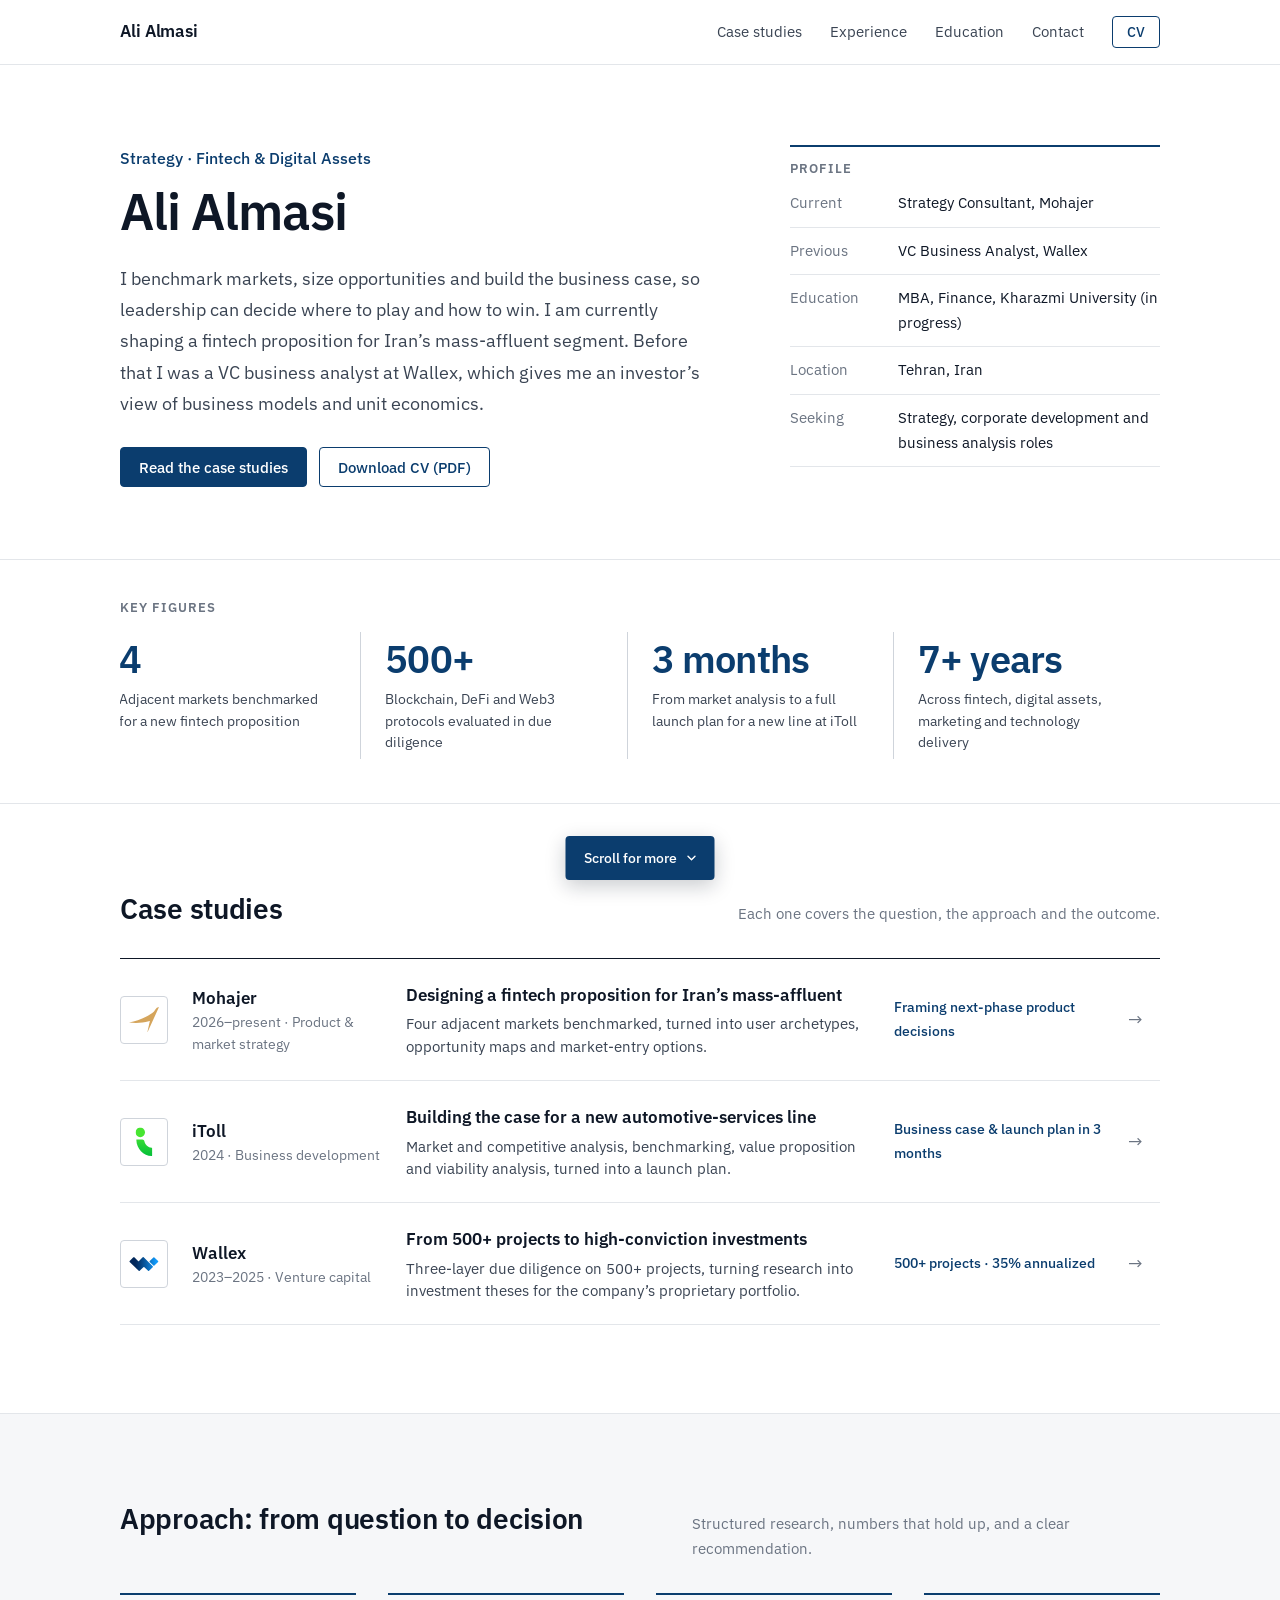
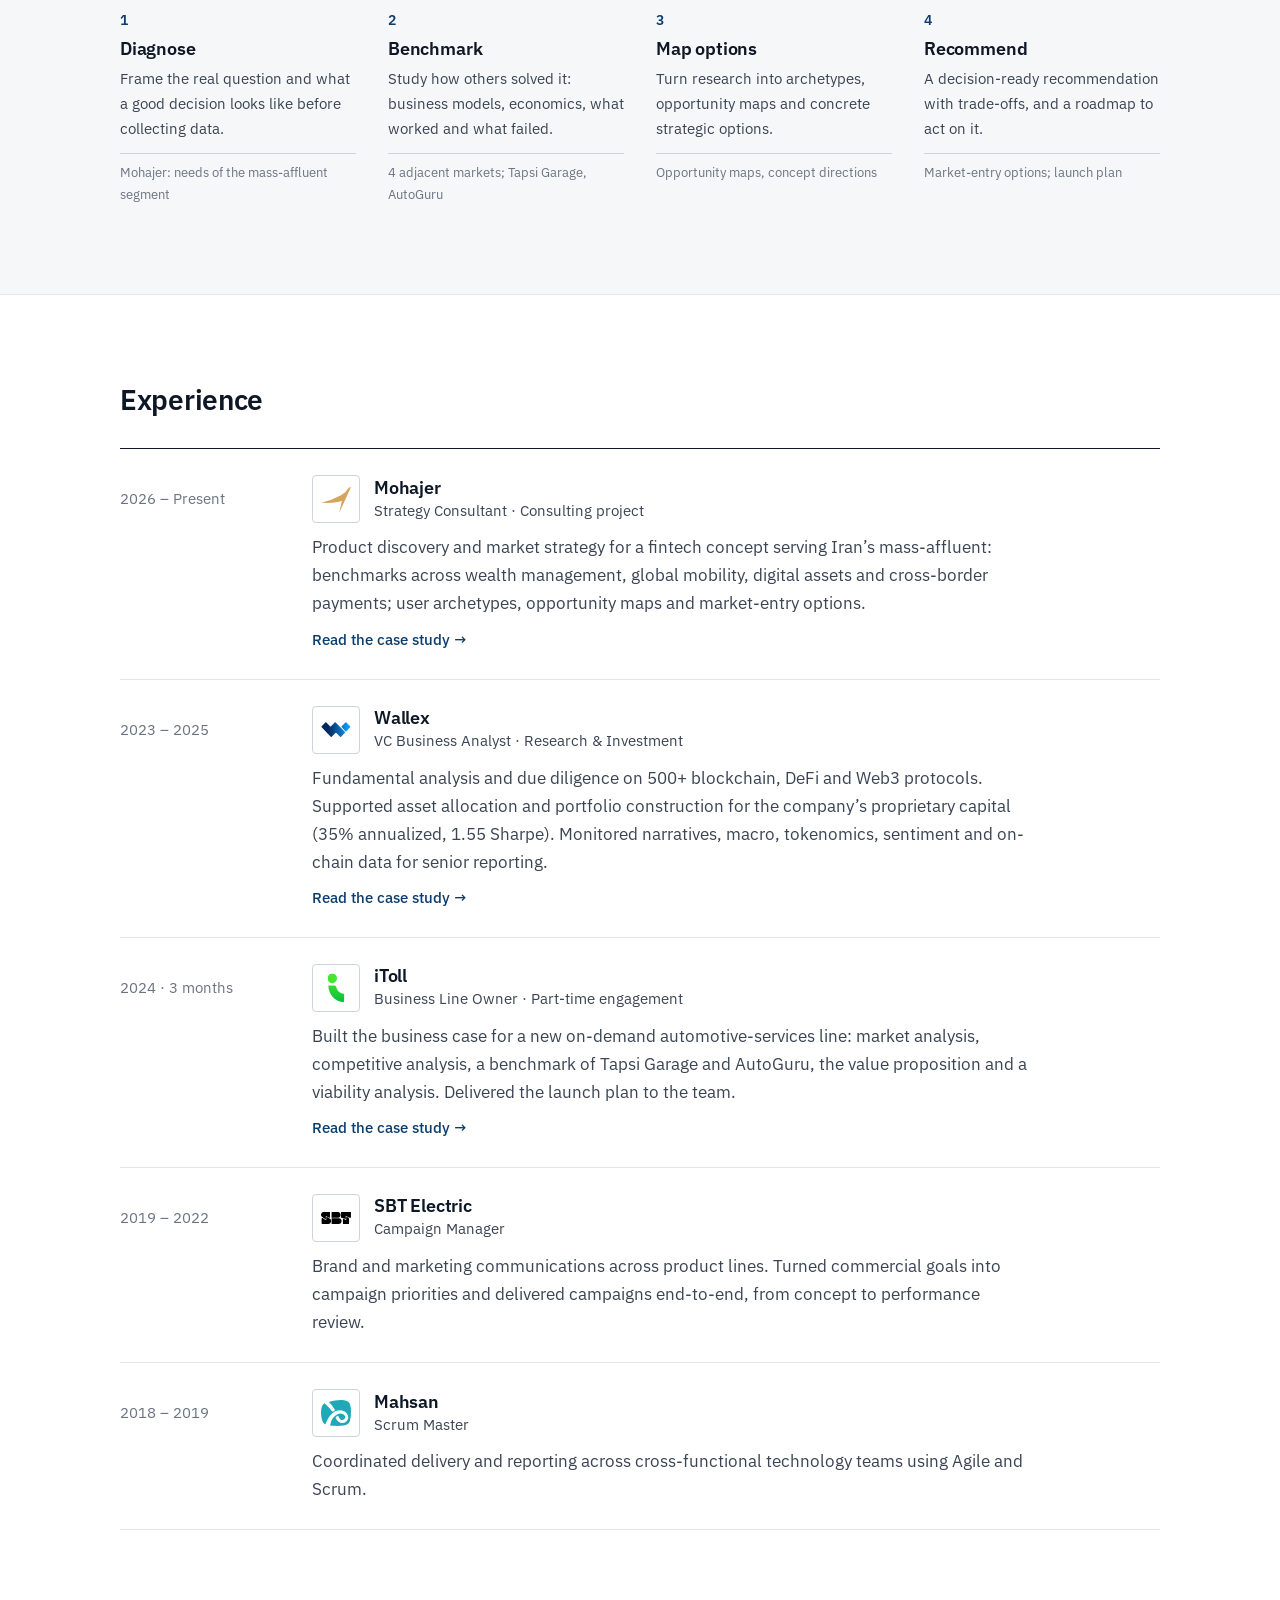
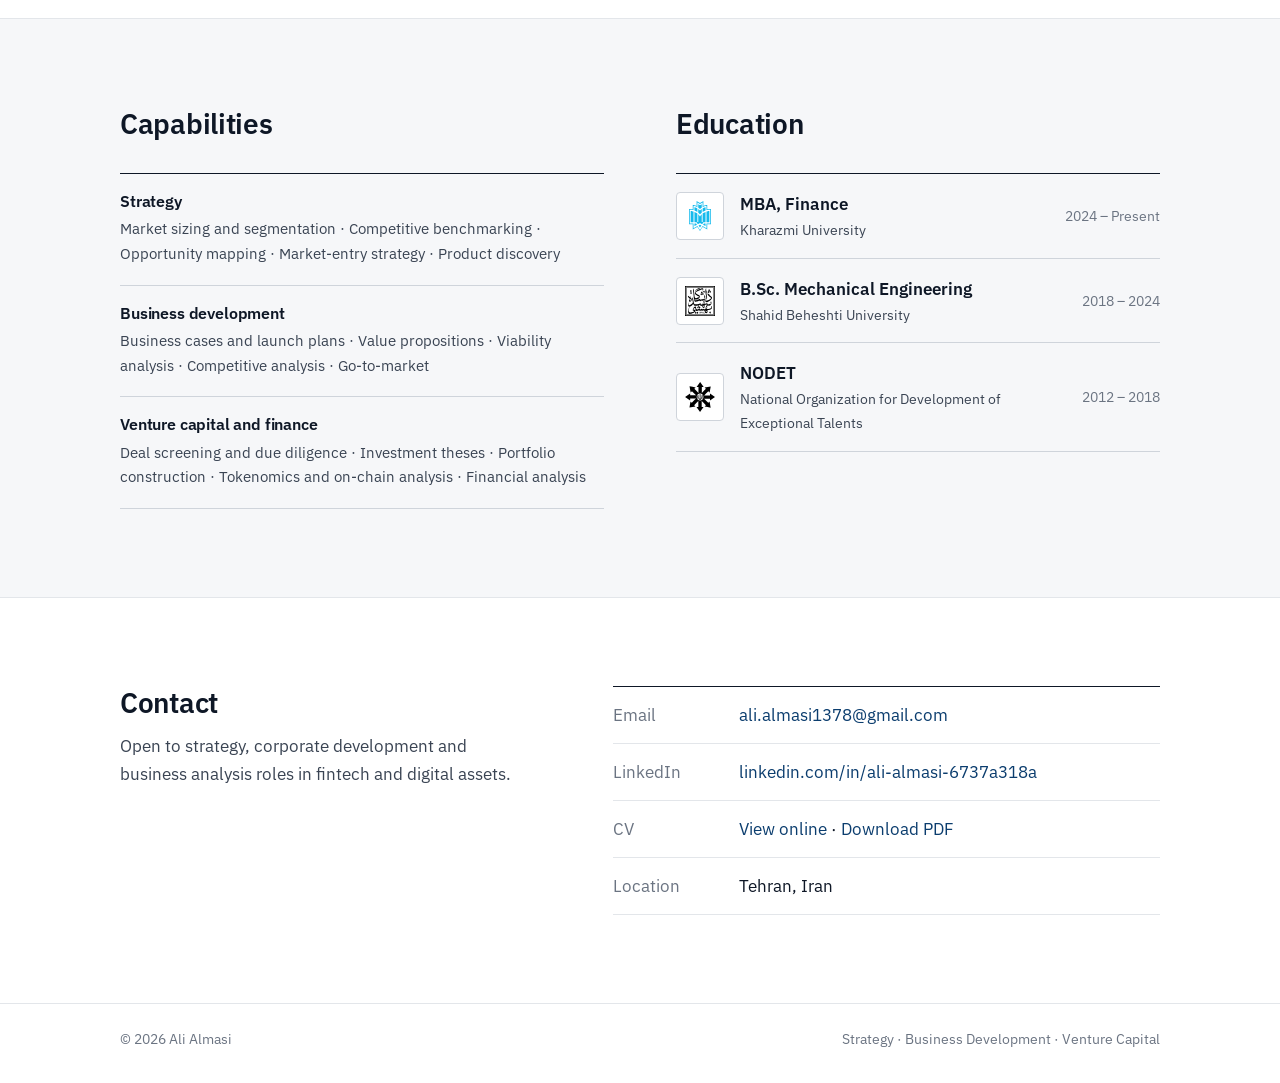
<file: strategy/index.html>
<!doctype html>
<html lang="en">
<head>
  <meta charset="utf-8">
  <meta name="viewport" content="width=device-width, initial-scale=1">
  <meta name="robots" content="noindex">
  <title>Ali Almasi</title>
  <link rel="canonical" href="https://alialmessi.github.io/portfolio/">
  <meta http-equiv="refresh" content="0; url=../?lens=strategy">
  <script>location.replace('../?lens=strategy' + location.hash);</script>
</head>
<body><a href="../?lens=strategy">Continue to Ali Almasi's portfolio</a></body>
</html>
</file>
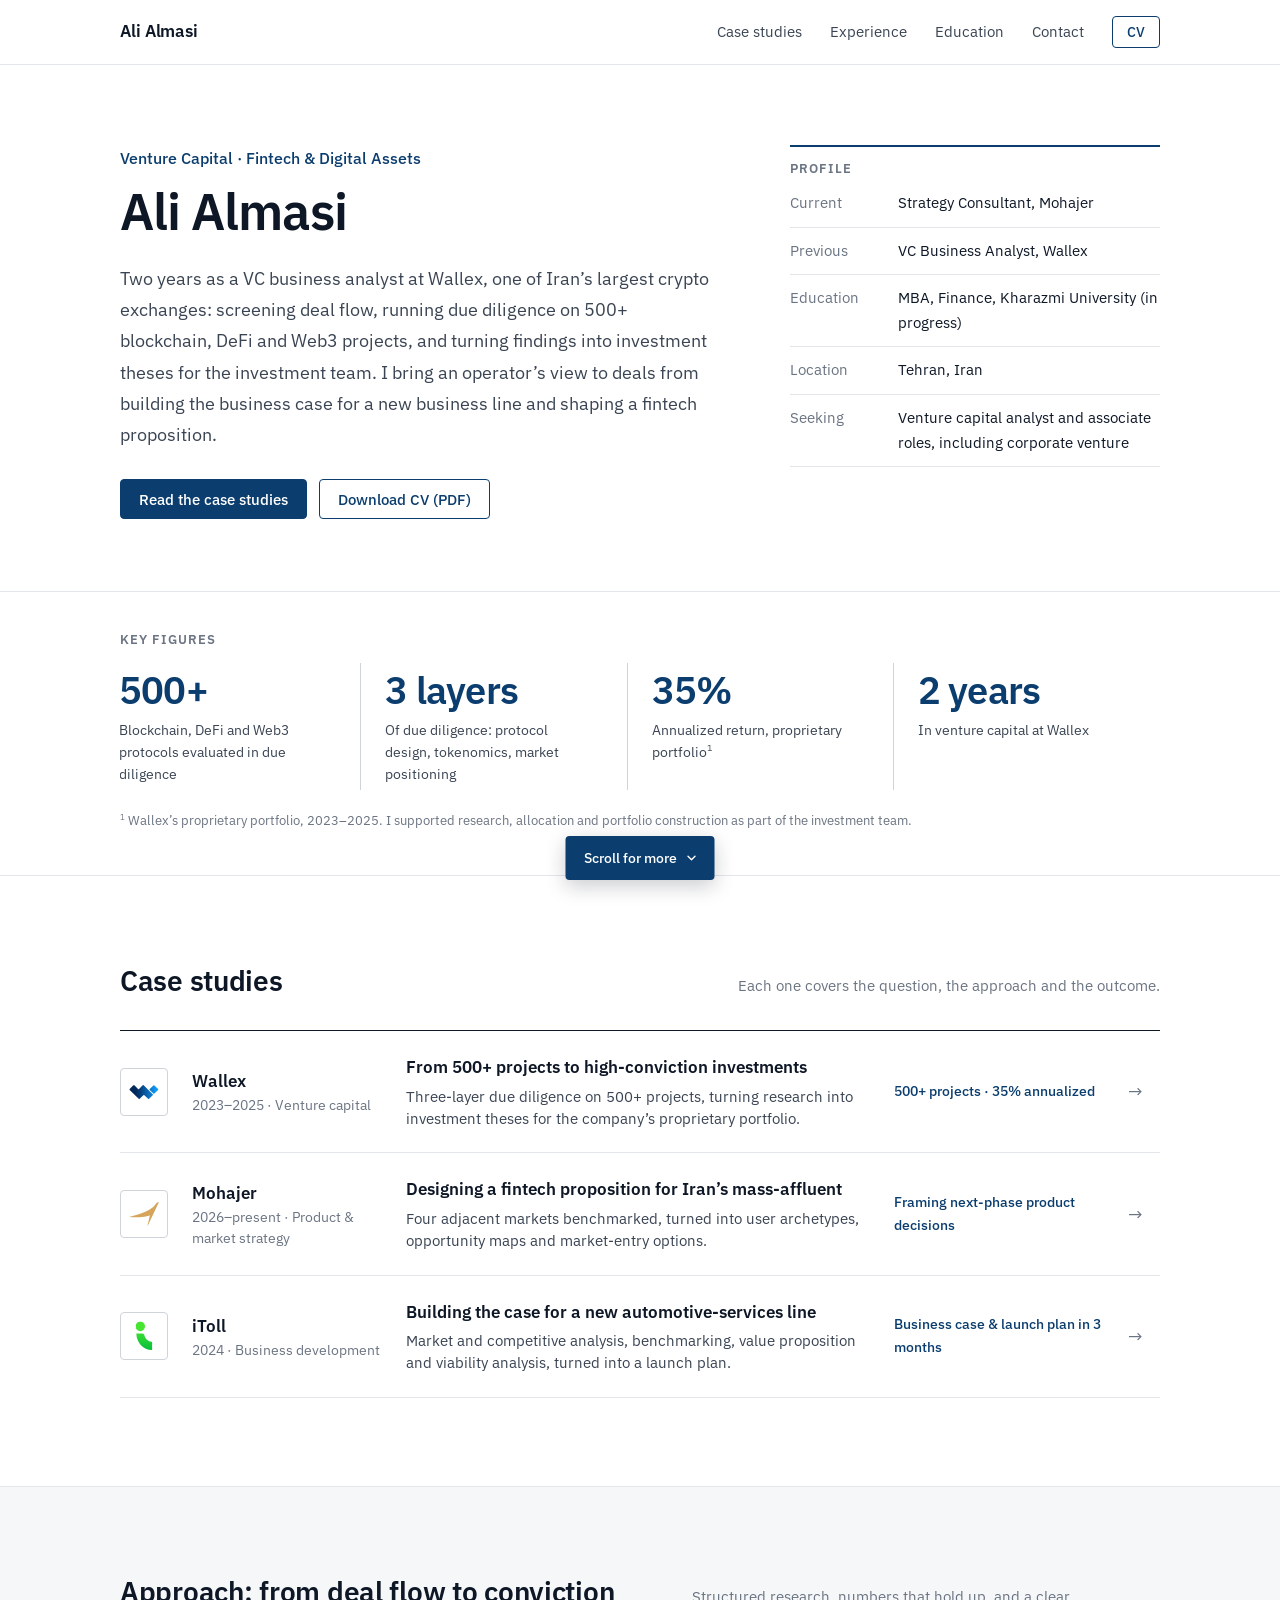
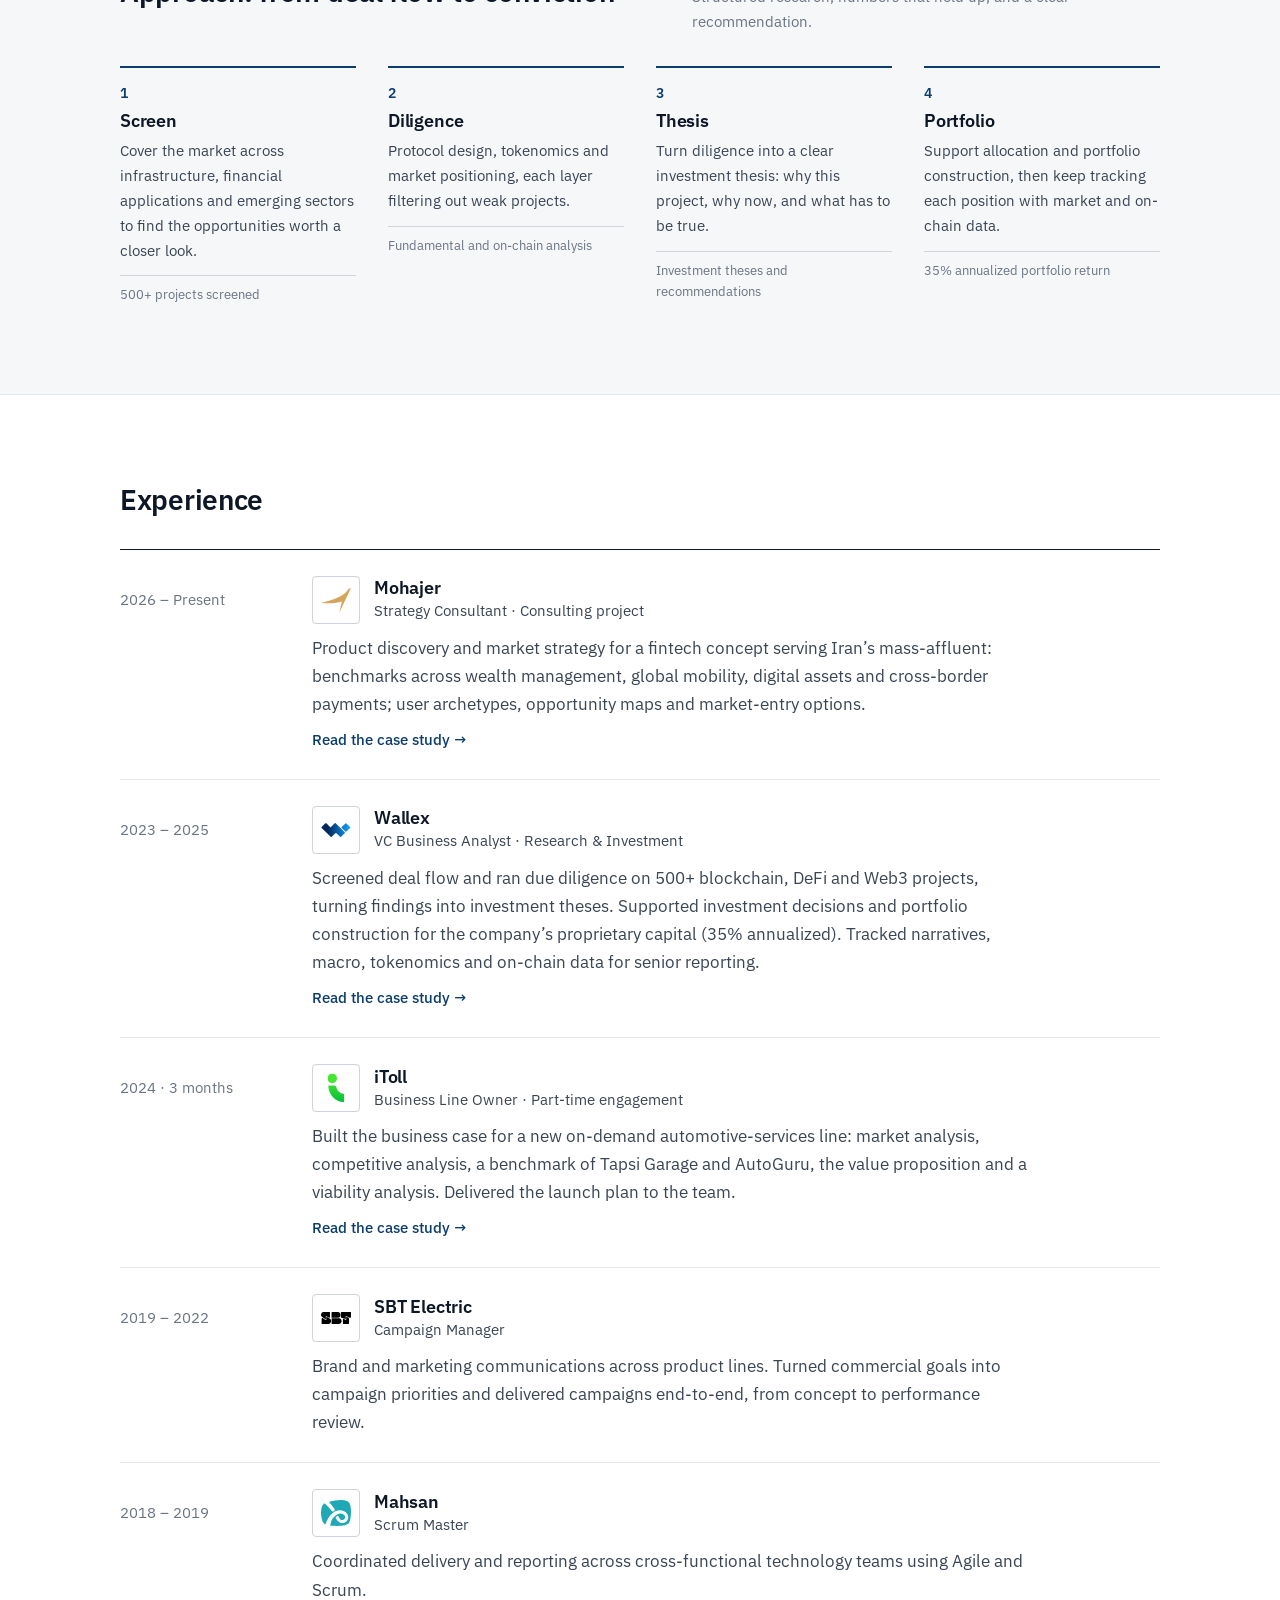
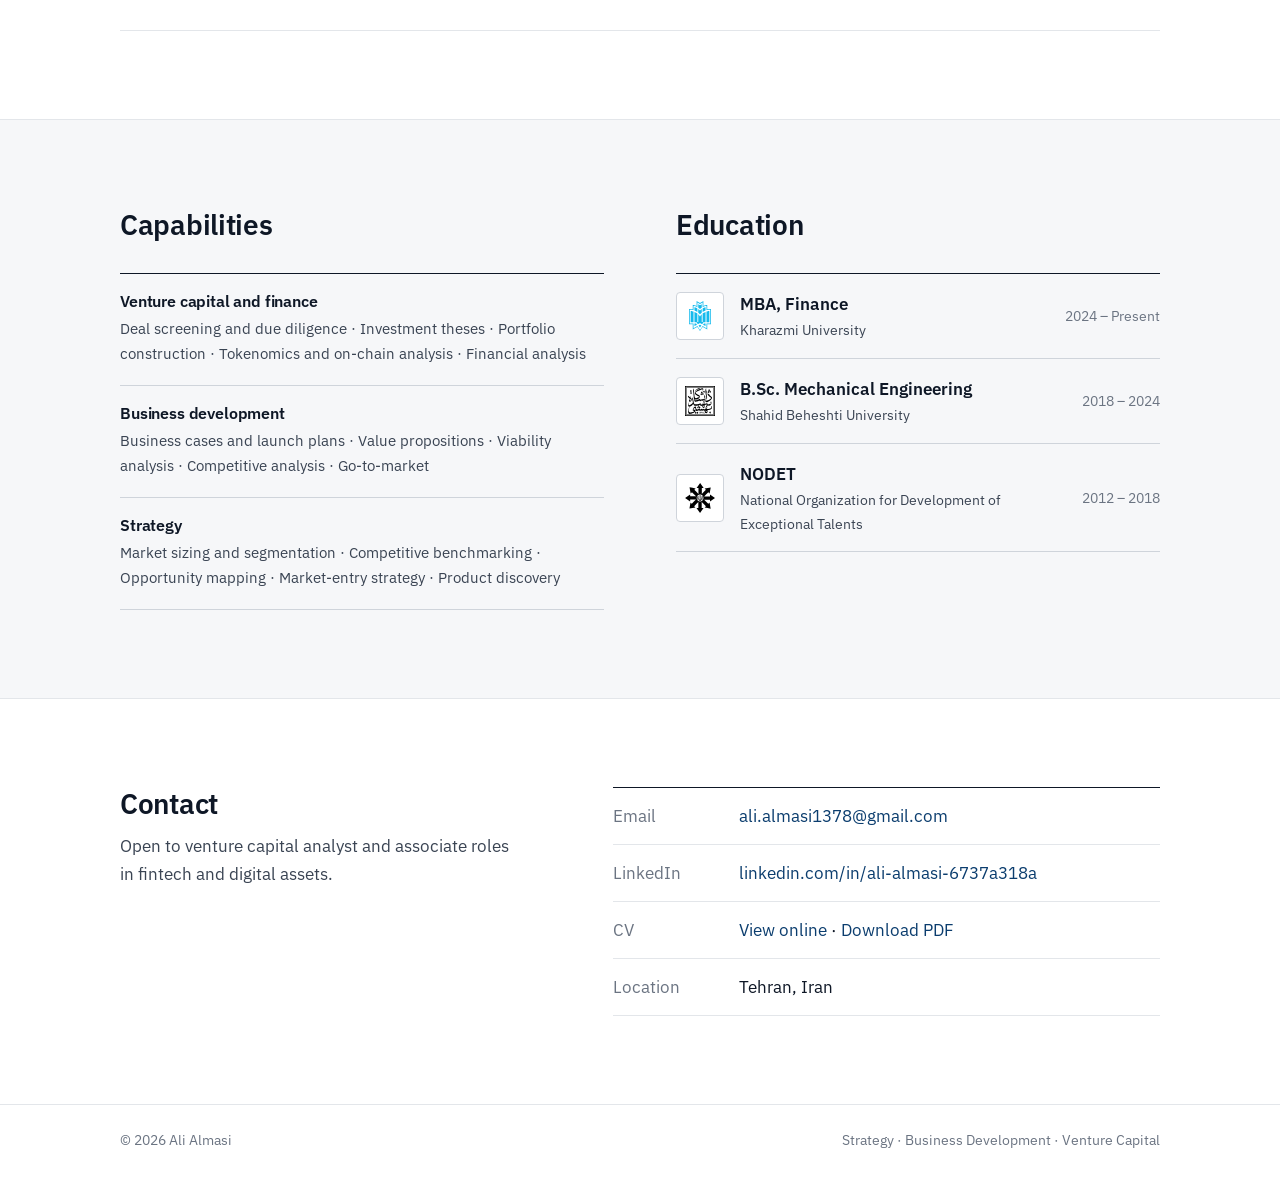
<file: vc/index.html>
<!doctype html>
<html lang="en">
<head>
  <meta charset="utf-8">
  <meta name="viewport" content="width=device-width, initial-scale=1">
  <meta name="robots" content="noindex">
  <title>Ali Almasi</title>
  <link rel="canonical" href="https://alialmessi.github.io/portfolio/">
  <meta http-equiv="refresh" content="0; url=../?lens=vc">
  <script>location.replace('../?lens=vc' + location.hash);</script>
</head>
<body><a href="../?lens=vc">Continue to Ali Almasi's portfolio</a></body>
</html>
</file>
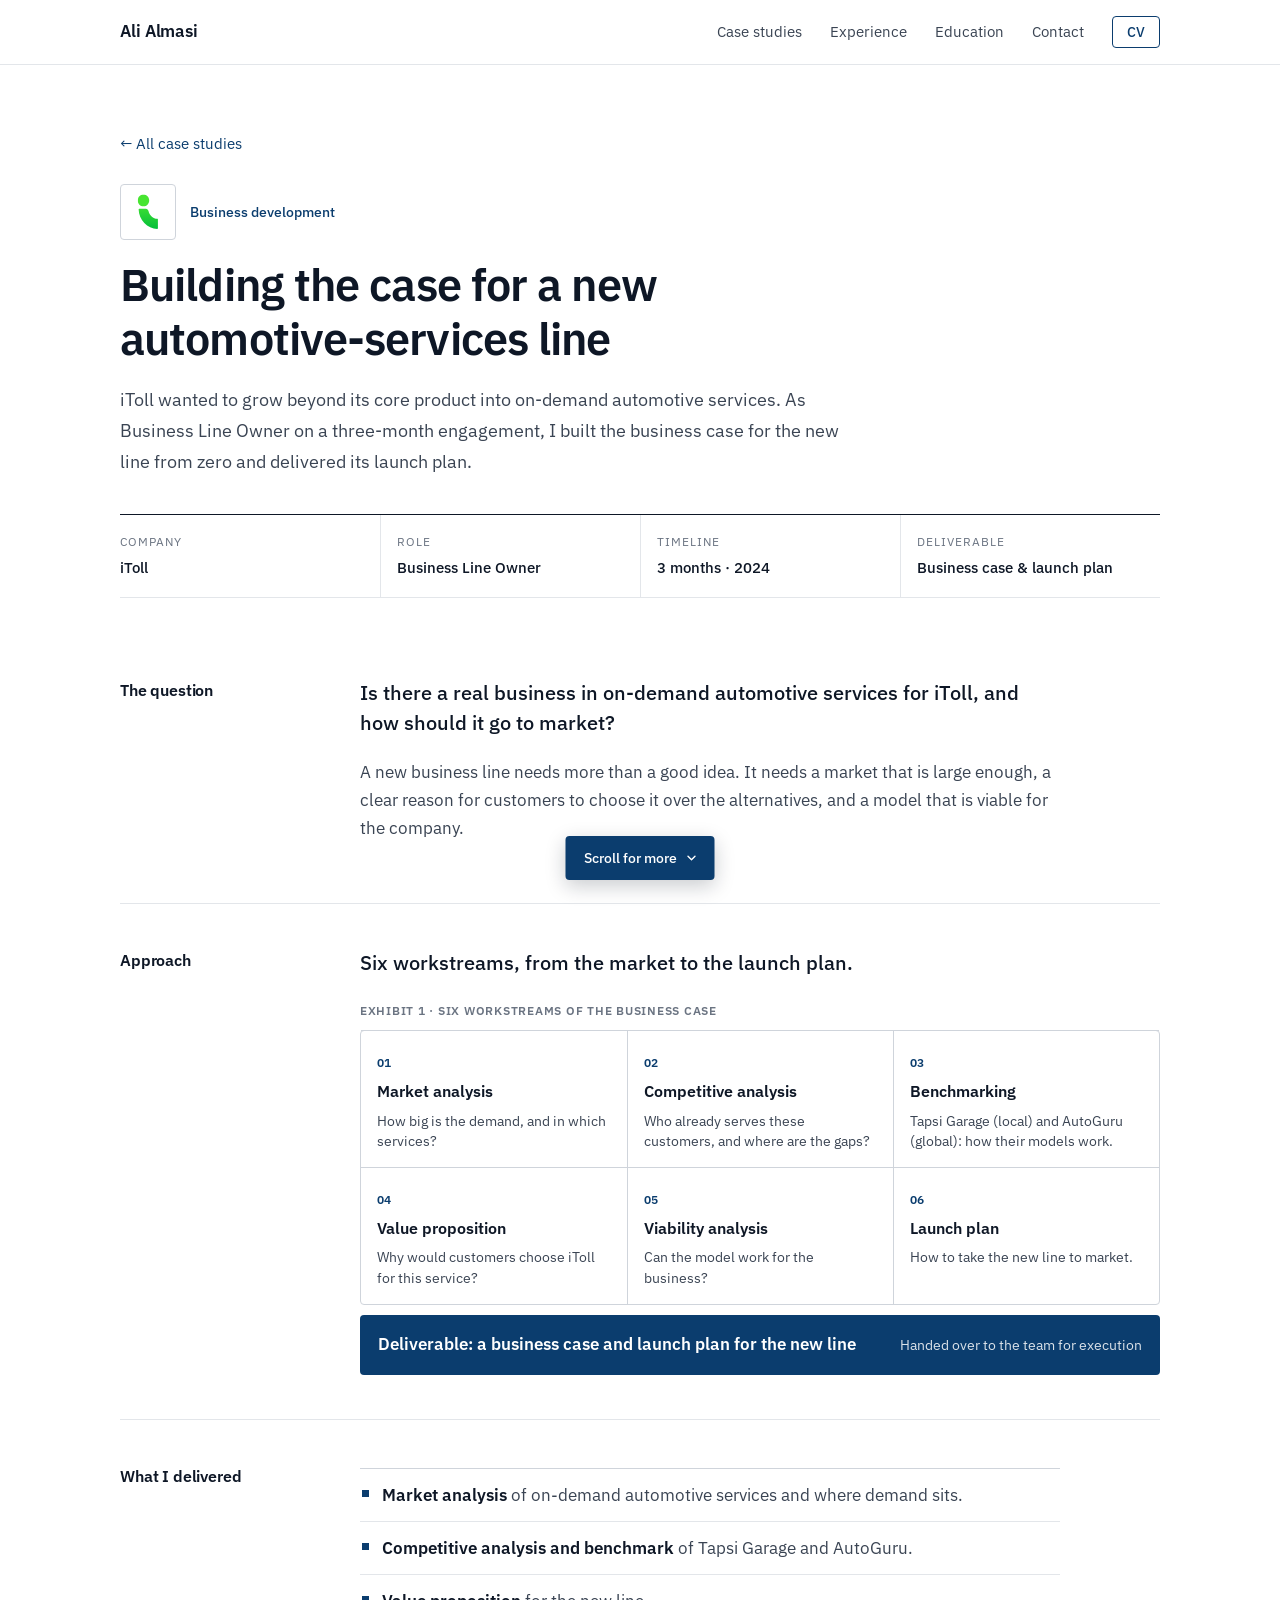
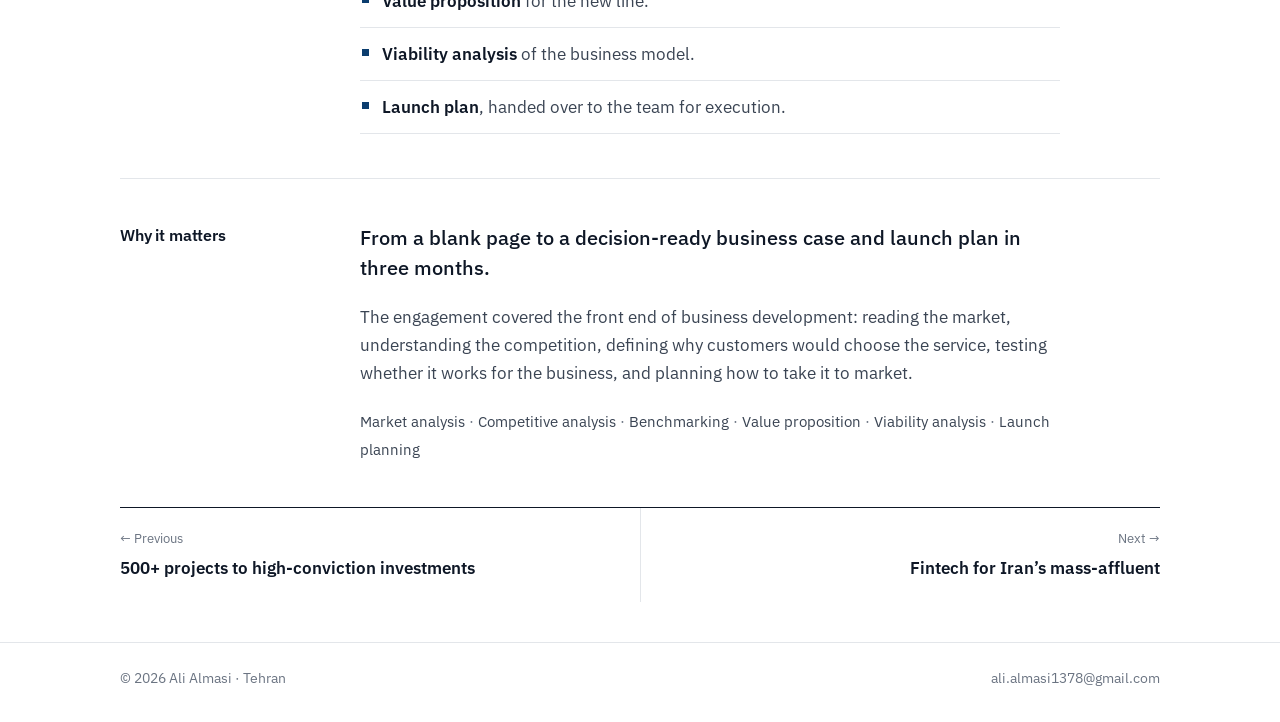
<file: work/itoll.html>
<!doctype html>
<html lang="en" class="no-js">
<head>
  <meta charset="utf-8">
  <meta name="viewport" content="width=device-width, initial-scale=1">
  <meta name="color-scheme" content="only light">
  <title>iToll — Business Case for a New Service Line · Ali Almasi</title>
  <meta name="description" content="Case study: market and competitive analysis, value proposition, viability analysis and launch plan for a new on-demand automotive-services line at iToll, in three months.">
  <meta property="og:title" content="iToll — building the case for a new automotive-services line">
  <meta property="og:description" content="From market analysis to a launch plan in three months. Case study by Ali Almasi.">
  <meta property="og:image" content="https://alialmessi.github.io/portfolio/assets/og-image.png">
  <link rel="icon" href="../assets/favicon.svg" type="image/svg+xml">
  <link rel="preconnect" href="https://fonts.googleapis.com">
  <link rel="preconnect" href="https://fonts.gstatic.com" crossorigin>
  <link href="https://fonts.googleapis.com/css2?family=IBM+Plex+Sans:ital,wght@0,400;0,500;0,600;0,700;1,400&display=swap" rel="stylesheet">
  <link rel="stylesheet" href="../assets/css/style.css">
</head>
<body>
<a class="skip" href="#main">Skip to content</a>

<header class="site-header">
  <nav class="container nav" aria-label="Main">
    <a class="brand" href="../index.html" data-keep-lens>Ali Almasi</a>
    <button class="nav-toggle" aria-expanded="false" aria-controls="nav-links" aria-label="Menu">
      <svg width="18" height="18" viewBox="0 0 24 24" fill="none" stroke="currentColor" stroke-width="2" stroke-linecap="round"><path d="M4 7h16M4 12h16M4 17h16"/></svg>
    </button>
    <ul class="nav-links" id="nav-links">
      <li><a href="../index.html#work" data-keep-lens>Case studies</a></li>
      <li><a href="../index.html#experience" data-keep-lens>Experience</a></li>
      <li><a href="../index.html#education" data-keep-lens>Education</a></li>
      <li><a href="../index.html#contact" data-keep-lens>Contact</a></li>
      <li><a class="btn btn-outline btn-sm" href="../resume/" data-keep-lens>CV</a></li>
    </ul>
  </nav>
</header>

<main id="main">
  <div class="container">
    <header class="cs-hero">
      <a class="back" href="../index.html#work" data-keep-lens>← All case studies</a>
      <div class="cs-brand"><span class="logo-tile lg"><img src="../assets/logos/itoll.svg" alt="iToll logo" width="32" height="32"></span><span class="tag">Business development</span></div>
      <h1>Building the case for a new automotive-services line</h1>
      <p class="lead">iToll wanted to grow beyond its core product into on-demand automotive services. As Business Line Owner on a three-month engagement, I built the business case for the new line from zero and delivered its launch plan.</p>
      <dl class="cs-meta">
        <div><dt>Company</dt><dd>iToll</dd></div>
        <div><dt>Role</dt><dd>Business Line Owner</dd></div>
        <div><dt>Timeline</dt><dd>3 months · 2024</dd></div>
        <div><dt>Deliverable</dt><dd>Business case &amp; launch plan</dd></div>
      </dl>
    </header>

    <div class="cs-body">
      <section>
        <div class="cs-row">
          <h2>The question</h2>
          <div class="content">
            <p>Is there a real business in on-demand automotive services for iToll, and how should it go to market?</p>
            <p>A new business line needs more than a good idea. It needs a market that is large enough, a clear reason for customers to choose it over the alternatives, and a model that is viable for the company.</p>
          </div>
        </div>
      </section>

      <section>
        <div class="cs-row">
          <h2>Approach</h2>
          <div class="content wide">
            <p>Six workstreams, from the market to the launch plan.</p>
            <p class="exhibit">Exhibit 1 · Six workstreams of the business case</p>
            <div class="flow" style="--steps:3">
              <div class="flow-step"><span class="n">01</span><h4>Market analysis</h4><p>How big is the demand, and in which services?</p></div>
              <div class="flow-step"><span class="n">02</span><h4>Competitive analysis</h4><p>Who already serves these customers, and where are the gaps?</p></div>
              <div class="flow-step"><span class="n">03</span><h4>Benchmarking</h4><p>Tapsi Garage (local) and AutoGuru (global): how their models work.</p></div>
              <div class="flow-step"><span class="n">04</span><h4>Value proposition</h4><p>Why would customers choose iToll for this service?</p></div>
              <div class="flow-step"><span class="n">05</span><h4>Viability analysis</h4><p>Can the model work for the business?</p></div>
              <div class="flow-step"><span class="n">06</span><h4>Launch plan</h4><p>How to take the new line to market.</p></div>
            </div>
            <div class="flow-result"><strong>Deliverable: a business case and launch plan for the new line</strong><span>Handed over to the team for execution</span></div>
          </div>
        </div>
      </section>

      <section>
        <div class="cs-row">
          <h2>What I delivered</h2>
          <div class="content">
            <ul class="checklist">
              <li><strong>Market analysis</strong> of on-demand automotive services and where demand sits.</li>
              <li><strong>Competitive analysis and benchmark</strong> of Tapsi Garage and AutoGuru.</li>
              <li><strong>Value proposition</strong> for the new line.</li>
              <li><strong>Viability analysis</strong> of the business model.</li>
              <li><strong>Launch plan</strong>, handed over to the team for execution.</li>
            </ul>
          </div>
        </div>
      </section>

      <section>
        <div class="cs-row">
          <h2>Why it matters</h2>
          <div class="content">
            <p>From a blank page to a decision-ready business case and launch plan in three months.</p>
            <p>The engagement covered the front end of business development: reading the market, understanding the competition, defining why customers would choose the service, testing whether it works for the business, and planning how to take it to market.</p>
            <div class="chips" style="margin-top:20px">
              <span class="tag">Market analysis</span><span class="tag">Competitive analysis</span><span class="tag">Benchmarking</span><span class="tag">Value proposition</span><span class="tag">Viability analysis</span><span class="tag">Launch planning</span>
            </div>
          </div>
        </div>
      </section>
    </div>

    <nav class="next-cs" aria-label="More case studies">
      <a href="wallex.html" data-keep-lens><small>← Previous</small><strong>500+ projects to high-conviction investments</strong></a>
      <a class="right" href="mohajer.html" data-keep-lens><small>Next →</small><strong>Fintech for Iran’s mass-affluent</strong></a>
    </nav>
  </div>
</main>

<footer class="site-footer">
  <div class="container">
    <span>© <span data-year>2026</span> Ali Almasi · Tehran</span>
    <a href="mailto:ali.almasi1378@gmail.com">ali.almasi1378@gmail.com</a>
  </div>
</footer>
<script src="../assets/js/main.js"></script>
</body>
</html>
</file>
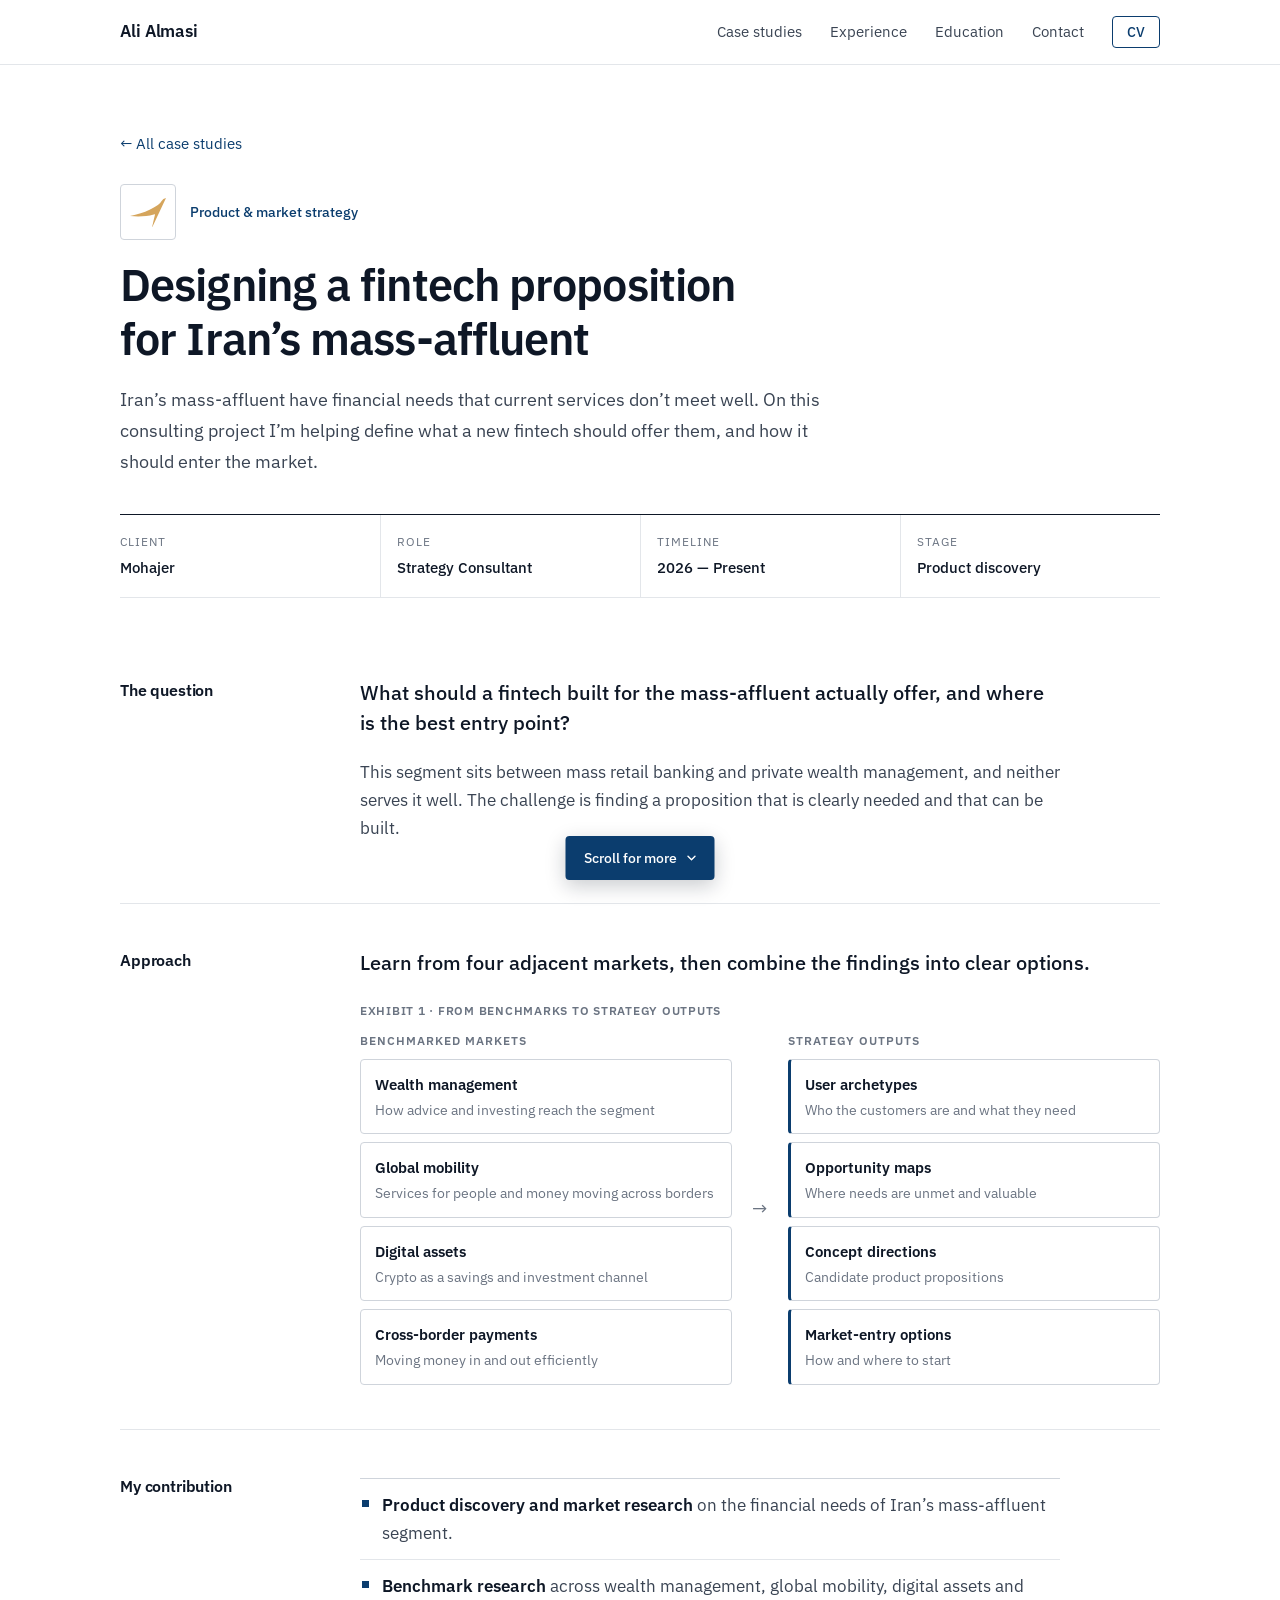
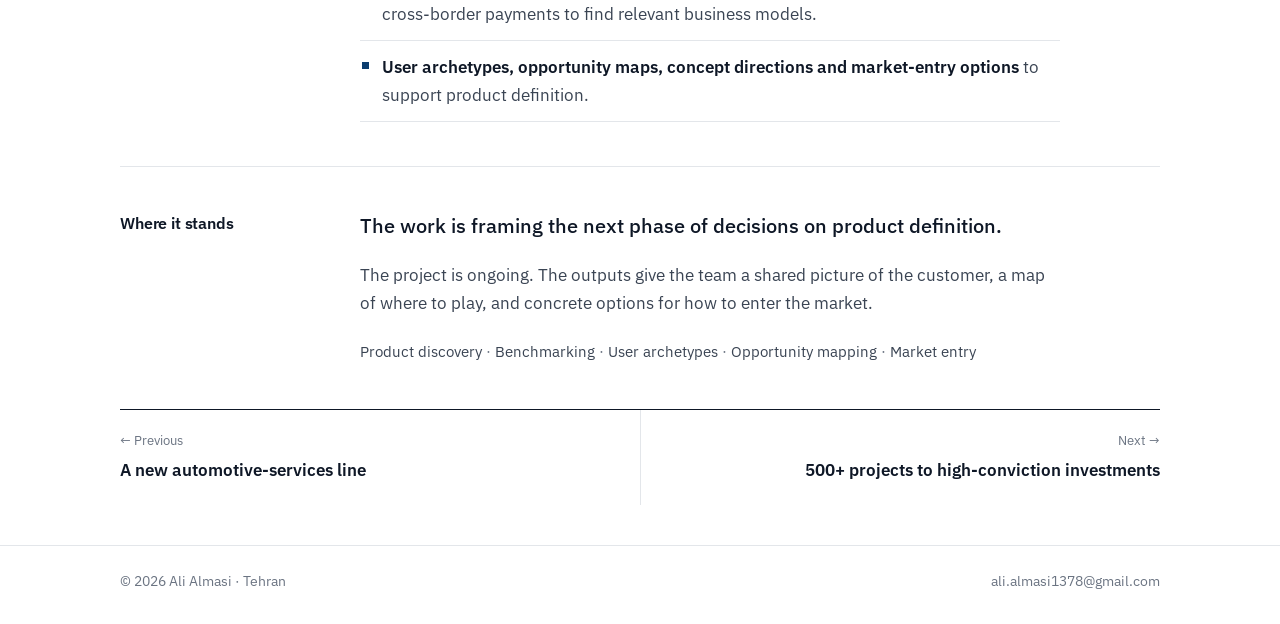
<file: work/mohajer.html>
<!doctype html>
<html lang="en" class="no-js">
<head>
  <meta charset="utf-8">
  <meta name="viewport" content="width=device-width, initial-scale=1">
  <meta name="color-scheme" content="only light">
  <title>Mohajer — Fintech Strategy for the Mass-Affluent · Ali Almasi</title>
  <meta name="description" content="Case study: product discovery and market strategy for a fintech proposition serving Iran's mass-affluent segment.">
  <meta property="og:title" content="Mohajer — designing a fintech proposition for Iran's mass-affluent">
  <meta property="og:description" content="Four markets benchmarked, turned into archetypes, opportunity maps and market-entry options. Case study by Ali Almasi.">
  <meta property="og:image" content="https://alialmessi.github.io/portfolio/assets/og-image.png">
  <link rel="icon" href="../assets/favicon.svg" type="image/svg+xml">
  <link rel="preconnect" href="https://fonts.googleapis.com">
  <link rel="preconnect" href="https://fonts.gstatic.com" crossorigin>
  <link href="https://fonts.googleapis.com/css2?family=IBM+Plex+Sans:ital,wght@0,400;0,500;0,600;0,700;1,400&display=swap" rel="stylesheet">
  <link rel="stylesheet" href="../assets/css/style.css">
</head>
<body>
<a class="skip" href="#main">Skip to content</a>

<header class="site-header">
  <nav class="container nav" aria-label="Main">
    <a class="brand" href="../index.html" data-keep-lens>Ali Almasi</a>
    <button class="nav-toggle" aria-expanded="false" aria-controls="nav-links" aria-label="Menu">
      <svg width="18" height="18" viewBox="0 0 24 24" fill="none" stroke="currentColor" stroke-width="2" stroke-linecap="round"><path d="M4 7h16M4 12h16M4 17h16"/></svg>
    </button>
    <ul class="nav-links" id="nav-links">
      <li><a href="../index.html#work" data-keep-lens>Case studies</a></li>
      <li><a href="../index.html#experience" data-keep-lens>Experience</a></li>
      <li><a href="../index.html#education" data-keep-lens>Education</a></li>
      <li><a href="../index.html#contact" data-keep-lens>Contact</a></li>
      <li><a class="btn btn-outline btn-sm" href="../resume/" data-keep-lens>CV</a></li>
    </ul>
  </nav>
</header>

<main id="main">
  <div class="container">
    <header class="cs-hero">
      <a class="back" href="../index.html#work" data-keep-lens>← All case studies</a>
      <div class="cs-brand"><span class="logo-tile lg"><img src="../assets/logos/mohajer.svg" alt="Mohajer logo" width="32" height="32"></span><span class="tag neutral">Product &amp; market strategy</span></div>
      <h1>Designing a fintech proposition for Iran’s mass-affluent</h1>
      <p class="lead">Iran’s mass-affluent have financial needs that current services don’t meet well. On this consulting project I’m helping define what a new fintech should offer them, and how it should enter the market.</p>
      <dl class="cs-meta">
        <div><dt>Client</dt><dd>Mohajer</dd></div>
        <div><dt>Role</dt><dd>Strategy Consultant</dd></div>
        <div><dt>Timeline</dt><dd>2026 — Present</dd></div>
        <div><dt>Stage</dt><dd>Product discovery</dd></div>
      </dl>
    </header>

    <div class="cs-body">
      <section>
        <div class="cs-row">
          <h2>The question</h2>
          <div class="content">
            <p>What should a fintech built for the mass-affluent actually offer, and where is the best entry point?</p>
            <p>This segment sits between mass retail banking and private wealth management, and neither serves it well. The challenge is finding a proposition that is clearly needed and that can be built.</p>
          </div>
        </div>
      </section>

      <section>
        <div class="cs-row">
          <h2>Approach</h2>
          <div class="content wide">
            <p>Learn from four adjacent markets, then combine the findings into clear options.</p>
            <p class="exhibit">Exhibit 1 · From benchmarks to strategy outputs</p>
            <div class="converge" role="img" aria-label="Four benchmarked markets feed into four strategy outputs">
              <div class="col">
                <div class="col-label">Benchmarked markets</div>
                <div class="node">Wealth management<small>How advice and investing reach the segment</small></div>
                <div class="node">Global mobility<small>Services for people and money moving across borders</small></div>
                <div class="node">Digital assets<small>Crypto as a savings and investment channel</small></div>
                <div class="node">Cross-border payments<small>Moving money in and out efficiently</small></div>
              </div>
              <div class="mid" aria-hidden="true">→</div>
              <div class="col">
                <div class="col-label">Strategy outputs</div>
                <div class="node out">User archetypes<small>Who the customers are and what they need</small></div>
                <div class="node out">Opportunity maps<small>Where needs are unmet and valuable</small></div>
                <div class="node out">Concept directions<small>Candidate product propositions</small></div>
                <div class="node out">Market-entry options<small>How and where to start</small></div>
              </div>
            </div>
          </div>
        </div>
      </section>

      <section>
        <div class="cs-row">
          <h2>My contribution</h2>
          <div class="content">
            <ul class="checklist">
              <li><strong>Product discovery and market research</strong> on the financial needs of Iran’s mass-affluent segment.</li>
              <li><strong>Benchmark research</strong> across wealth management, global mobility, digital assets and cross-border payments to find relevant business models.</li>
              <li><strong>User archetypes, opportunity maps, concept directions and market-entry options</strong> to support product definition.</li>
            </ul>
          </div>
        </div>
      </section>

      <section>
        <div class="cs-row">
          <h2>Where it stands</h2>
          <div class="content">
            <p>The work is framing the next phase of decisions on product definition.</p>
            <p>The project is ongoing. The outputs give the team a shared picture of the customer, a map of where to play, and concrete options for how to enter the market.</p>
            <div class="chips" style="margin-top:20px">
              <span class="tag neutral">Product discovery</span><span class="tag neutral">Benchmarking</span><span class="tag neutral">User archetypes</span><span class="tag neutral">Opportunity mapping</span><span class="tag neutral">Market entry</span>
            </div>
          </div>
        </div>
      </section>
    </div>

    <nav class="next-cs" aria-label="More case studies">
      <a href="itoll.html" data-keep-lens><small>← Previous</small><strong>A new automotive-services line</strong></a>
      <a class="right" href="wallex.html" data-keep-lens><small>Next →</small><strong>500+ projects to high-conviction investments</strong></a>
    </nav>
  </div>
</main>

<footer class="site-footer">
  <div class="container">
    <span>© <span data-year>2026</span> Ali Almasi · Tehran</span>
    <a href="mailto:ali.almasi1378@gmail.com">ali.almasi1378@gmail.com</a>
  </div>
</footer>
<script src="../assets/js/main.js"></script>
</body>
</html>
</file>
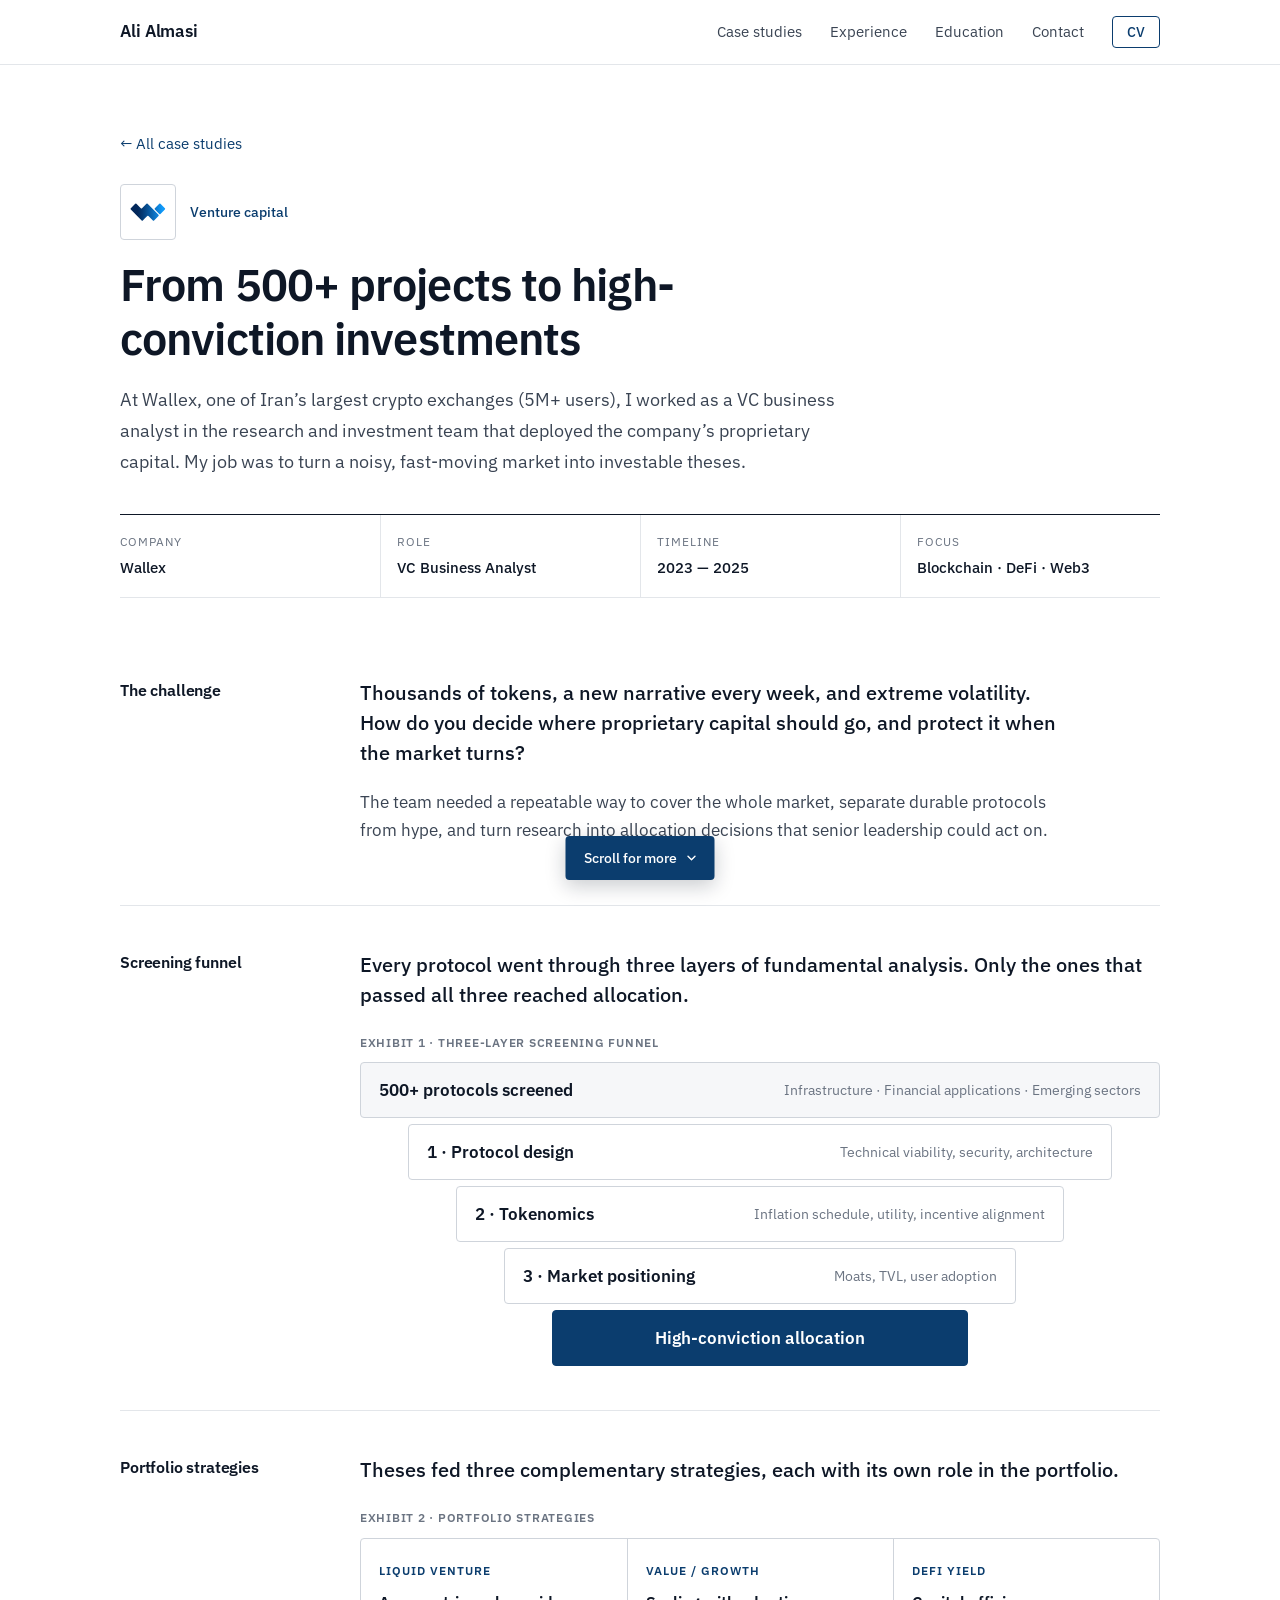
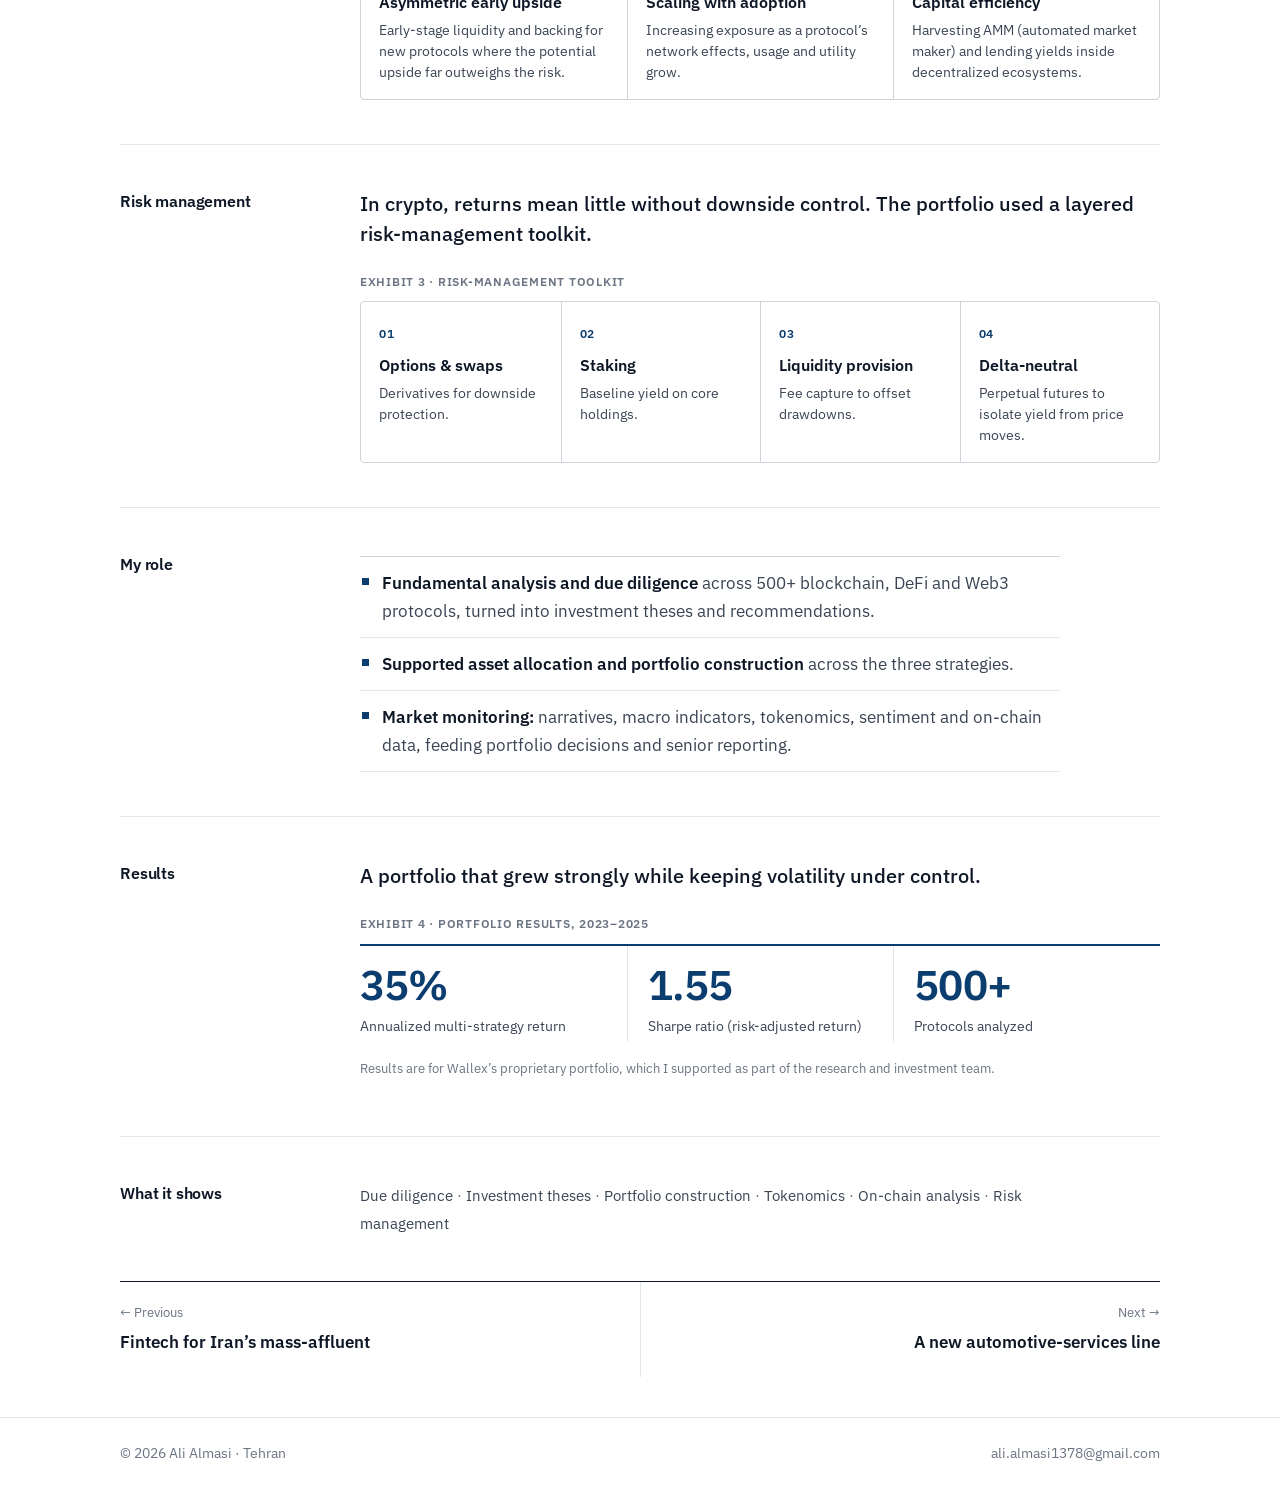
<file: work/wallex.html>
<!doctype html>
<html lang="en" class="no-js">
<head>
  <meta charset="utf-8">
  <meta name="viewport" content="width=device-width, initial-scale=1">
  <meta name="color-scheme" content="only light">
  <title>Wallex — Venture Capital Due Diligence · Ali Almasi</title>
  <meta name="description" content="Case study: venture capital due diligence at Wallex, from 500+ projects to high-conviction investments. 500+ protocols screened, 35% annualized return, 1.55 Sharpe ratio.">
  <meta property="og:title" content="Wallex — from 500+ projects to high-conviction investments">
  <meta property="og:description" content="500+ protocols screened · 35% annualized · 1.55 Sharpe. Case study by Ali Almasi.">
  <meta property="og:image" content="https://alialmessi.github.io/portfolio/assets/og-image.png">
  <link rel="icon" href="../assets/favicon.svg" type="image/svg+xml">
  <link rel="preconnect" href="https://fonts.googleapis.com">
  <link rel="preconnect" href="https://fonts.gstatic.com" crossorigin>
  <link href="https://fonts.googleapis.com/css2?family=IBM+Plex+Sans:ital,wght@0,400;0,500;0,600;0,700;1,400&display=swap" rel="stylesheet">
  <link rel="stylesheet" href="../assets/css/style.css">
</head>
<body>
<a class="skip" href="#main">Skip to content</a>

<header class="site-header">
  <nav class="container nav" aria-label="Main">
    <a class="brand" href="../index.html" data-keep-lens>Ali Almasi</a>
    <button class="nav-toggle" aria-expanded="false" aria-controls="nav-links" aria-label="Menu">
      <svg width="18" height="18" viewBox="0 0 24 24" fill="none" stroke="currentColor" stroke-width="2" stroke-linecap="round"><path d="M4 7h16M4 12h16M4 17h16"/></svg>
    </button>
    <ul class="nav-links" id="nav-links">
      <li><a href="../index.html#work" data-keep-lens>Case studies</a></li>
      <li><a href="../index.html#experience" data-keep-lens>Experience</a></li>
      <li><a href="../index.html#education" data-keep-lens>Education</a></li>
      <li><a href="../index.html#contact" data-keep-lens>Contact</a></li>
      <li><a class="btn btn-outline btn-sm" href="../resume/" data-keep-lens>CV</a></li>
    </ul>
  </nav>
</header>

<main id="main">
  <div class="container">
    <header class="cs-hero">
      <a class="back" href="../index.html#work" data-keep-lens>← All case studies</a>
      <div class="cs-brand"><span class="logo-tile lg"><img src="../assets/logos/wallex.svg" alt="Wallex logo" width="32" height="32"></span><span class="tag green">Venture capital</span></div>
      <h1>From 500+ projects to high-conviction investments</h1>
      <p class="lead">At Wallex, one of Iran’s largest crypto exchanges (5M+ users), I worked as a VC business analyst in the research and investment team that deployed the company’s proprietary capital. My job was to turn a noisy, fast-moving market into investable theses.</p>
      <dl class="cs-meta">
        <div><dt>Company</dt><dd>Wallex</dd></div>
        <div><dt>Role</dt><dd>VC Business Analyst</dd></div>
        <div><dt>Timeline</dt><dd>2023 — 2025</dd></div>
        <div><dt>Focus</dt><dd>Blockchain · DeFi · Web3</dd></div>
      </dl>
    </header>

    <div class="cs-body">
      <section>
        <div class="cs-row">
          <h2>The challenge</h2>
          <div class="content">
            <p>Thousands of tokens, a new narrative every week, and extreme volatility. How do you decide where proprietary capital should go, and protect it when the market turns?</p>
            <p>The team needed a repeatable way to cover the whole market, separate durable protocols from hype, and turn research into allocation decisions that senior leadership could act on.</p>
          </div>
        </div>
      </section>

      <section>
        <div class="cs-row">
          <h2>Screening funnel</h2>
          <div class="content wide">
            <p>Every protocol went through three layers of fundamental analysis. Only the ones that passed all three reached allocation.</p>
            <p class="exhibit">Exhibit 1 · Three-layer screening funnel</p>
            <div class="funnel" role="img" aria-label="Funnel: 500+ protocols screened, filtered by protocol design, tokenomics and market positioning, into high-conviction capital allocation">
              <div class="funnel-layer top" style="--w:100%"><strong>500+ protocols screened</strong><span>Infrastructure · Financial applications · Emerging sectors</span></div>
              <div class="funnel-layer" style="--w:88%"><strong>1 · Protocol design</strong><span>Technical viability, security, architecture</span></div>
              <div class="funnel-layer" style="--w:76%"><strong>2 · Tokenomics</strong><span>Inflation schedule, utility, incentive alignment</span></div>
              <div class="funnel-layer" style="--w:64%"><strong>3 · Market positioning</strong><span>Moats, TVL, user adoption</span></div>
              <div class="funnel-layer end" style="--w:52%"><strong>High-conviction allocation</strong></div>
            </div>
          </div>
        </div>
      </section>

      <section>
        <div class="cs-row">
          <h2>Portfolio strategies</h2>
          <div class="content wide">
            <p>Theses fed three complementary strategies, each with its own role in the portfolio.</p>
            <p class="exhibit">Exhibit 2 · Portfolio strategies</p>
            <div class="mini-grid" style="--cols:3">
              <div class="mini"><span class="k">Liquid venture</span><h4>Asymmetric early upside</h4><p>Early-stage liquidity and backing for new protocols where the potential upside far outweighs the risk.</p></div>
              <div class="mini"><span class="k">Value / growth</span><h4>Scaling with adoption</h4><p>Increasing exposure as a protocol’s network effects, usage and utility grow.</p></div>
              <div class="mini"><span class="k">DeFi yield</span><h4>Capital efficiency</h4><p>Harvesting AMM (automated market maker) and lending yields inside decentralized ecosystems.</p></div>
            </div>
          </div>
        </div>
      </section>

      <section>
        <div class="cs-row">
          <h2>Risk management</h2>
          <div class="content wide">
            <p>In crypto, returns mean little without downside control. The portfolio used a layered risk-management toolkit.</p>
            <p class="exhibit">Exhibit 3 · Risk-management toolkit</p>
            <div class="mini-grid" style="--cols:4">
              <div class="mini"><span class="k">01</span><h4>Options &amp; swaps</h4><p>Derivatives for downside protection.</p></div>
              <div class="mini"><span class="k">02</span><h4>Staking</h4><p>Baseline yield on core holdings.</p></div>
              <div class="mini"><span class="k">03</span><h4>Liquidity provision</h4><p>Fee capture to offset drawdowns.</p></div>
              <div class="mini"><span class="k">04</span><h4>Delta-neutral</h4><p>Perpetual futures to isolate yield from price moves.</p></div>
            </div>
          </div>
        </div>
      </section>

      <section>
        <div class="cs-row">
          <h2>My role</h2>
          <div class="content">
            <ul class="checklist">
              <li><strong>Fundamental analysis and due diligence</strong> across 500+ blockchain, DeFi and Web3 protocols, turned into investment theses and recommendations.</li>
              <li><strong>Supported asset allocation and portfolio construction</strong> across the three strategies.</li>
              <li><strong>Market monitoring:</strong> narratives, macro indicators, tokenomics, sentiment and on-chain data, feeding portfolio decisions and senior reporting.</li>
            </ul>
          </div>
        </div>
      </section>

      <section>
        <div class="cs-row">
          <h2>Results</h2>
          <div class="content wide">
            <p>A portfolio that grew strongly while keeping volatility under control.</p>
            <p class="exhibit">Exhibit 4 · Portfolio results, 2023–2025</p>
            <div class="results" style="--cols:3">
              <div class="result"><div class="num">35%</div><p>Annualized multi-strategy return</p></div>
              <div class="result"><div class="num">1.55</div><p>Sharpe ratio (risk-adjusted return)</p></div>
              <div class="result"><div class="num">500+</div><p>Protocols analyzed</p></div>
            </div>
            <p class="note">Results are for Wallex’s proprietary portfolio, which I supported as part of the research and investment team.</p>
          </div>
        </div>
      </section>

      <section>
        <div class="cs-row">
          <h2>What it shows</h2>
          <div class="content">
            <div class="chips">
              <span class="tag green">Due diligence</span><span class="tag green">Investment theses</span><span class="tag green">Portfolio construction</span><span class="tag green">Tokenomics</span><span class="tag green">On-chain analysis</span><span class="tag green">Risk management</span>
            </div>
          </div>
        </div>
      </section>
    </div>

    <nav class="next-cs" aria-label="More case studies">
      <a href="mohajer.html" data-keep-lens><small>← Previous</small><strong>Fintech for Iran’s mass-affluent</strong></a>
      <a class="right" href="itoll.html" data-keep-lens><small>Next →</small><strong>A new automotive-services line</strong></a>
    </nav>
  </div>
</main>

<footer class="site-footer">
  <div class="container">
    <span>© <span data-year>2026</span> Ali Almasi · Tehran</span>
    <a href="mailto:ali.almasi1378@gmail.com">ali.almasi1378@gmail.com</a>
  </div>
</footer>
<script src="../assets/js/main.js"></script>
</body>
</html>
</file>
<file: assets/css/style.css>
/* ==========================================================================
   Ali Almasi — Portfolio
   Visual language of a research report / investment memo:
   white page, one navy accent, one sans family, hairline rules, no ornament.
   ========================================================================== */

:root {
  --bg: #ffffff;
  --bg-2: #f6f7f9;
  --ink: #0e1726;
  --ink-2: #3a4453;
  --muted: #6b7482;
  --line: #e3e6ea;
  --line-2: #cfd4db;
  --accent: #0b3d6e;
  --accent-2: #174f8a;
  --accent-soft: #edf2f8;

  --sans: "IBM Plex Sans", system-ui, -apple-system, "Segoe UI", Roboto, Arial, sans-serif;

  --maxw: 1120px;
  --gutter: clamp(16px, 4vw, 40px);
  --radius: 4px;
  color-scheme: only light;   /* also opts out of browsers' automatic dark mode */
}


/* ---------- Base ---------- */
*, *::before, *::after { box-sizing: border-box; }
html { -webkit-text-size-adjust: 100%; scroll-behavior: smooth; scroll-padding-top: 72px; }
@media (prefers-reduced-motion: reduce) { html { scroll-behavior: auto; } }

body {
  margin: 0;
  background: var(--bg);
  color: var(--ink);
  font-family: var(--sans);
  font-size: 17px;
  line-height: 1.65;
  font-variant-numeric: tabular-nums;
  -webkit-font-smoothing: antialiased;
  overflow-x: hidden;
}
body.modal-open { overflow: hidden; }
@media (max-width: 560px) { body { font-size: 16px; } }

img, svg { display: block; max-width: 100%; }
a { color: var(--accent); text-decoration: none; }
a:hover { text-decoration: underline; text-underline-offset: 3px; }
:focus-visible { outline: 2px solid var(--accent); outline-offset: 2px; }

h1, h2, h3 { font-weight: 600; line-height: 1.2; letter-spacing: -0.01em; margin: 0; color: var(--ink); }
h1 { font-size: clamp(2.2rem, 4.6vw, 3.2rem); letter-spacing: -0.02em; }
h2 { font-size: clamp(1.4rem, 2.4vw, 1.75rem); }
h3 { font-size: 1.1rem; }
p { margin: 0 0 1em; }
sup { font-size: .65em; line-height: 0; }

.container { width: 100%; max-width: var(--maxw); margin: 0 auto; padding: 0 var(--gutter); }
.skip { position: absolute; left: -9999px; }
.skip:focus { left: 16px; top: 16px; background: var(--ink); color: var(--bg); padding: 8px 12px; z-index: 200; }

/* ---------- View lens system ----------
   <html data-lens="strategy|bd|vc">, set only by private links (?lens=...)
   [data-show="a b"]  visible only for the listed views
   .lensable           ordered by --o-s / --o-b / --o-i                  */
html[data-lens="strategy"] [data-show]:not([data-show~="strategy"]),
html[data-lens="bd"] [data-show]:not([data-show~="bd"]),
html[data-lens="vc"] [data-show]:not([data-show~="vc"]) { display: none !important; }
html[data-lens="strategy"] .lensable { order: var(--o-s, 0); }
html[data-lens="bd"] .lensable { order: var(--o-b, 0); }
html[data-lens="vc"] .lensable { order: var(--o-i, 0); }

/* ---------- Header ---------- */
.site-header { position: sticky; top: 0; z-index: 50; background: var(--bg); border-bottom: 1px solid var(--line); }
.nav { display: flex; align-items: center; justify-content: space-between; height: 64px; gap: 16px; }
.brand { font-weight: 600; font-size: 1.05rem; color: var(--ink); letter-spacing: -0.005em; }
.brand:hover { text-decoration: none; }
.nav-links { display: flex; align-items: center; gap: 28px; list-style: none; margin: 0; padding: 0; font-size: .95rem; }
.nav-links a { color: var(--ink-2); }
.nav-links a:hover { color: var(--accent); text-decoration: none; }
.nav-links a.btn { color: var(--accent); }
.nav-toggle { display: none; background: none; border: 1px solid var(--line-2); border-radius: var(--radius); width: 40px; height: 36px; color: var(--ink); cursor: pointer; }
@media (max-width: 760px) {
  .nav-toggle { display: grid; place-items: center; }
  .nav-links {
    position: absolute; top: 100%; left: 0; right: 0; flex-direction: column; align-items: stretch; gap: 0;
    background: var(--bg); border-bottom: 1px solid var(--line); padding: 4px var(--gutter) 16px; display: none;
  }
  .nav-links.open { display: flex; }
  .nav-links li a { display: block; padding: 12px 0; border-bottom: 1px solid var(--line); }
  /* In the phone menu, CV is a plain menu item in the accent colour (no box). */
  .nav-links a.btn { display: block; margin: 0; padding: 12px 0; min-height: 0; border: 0; border-radius: 0; background: none; font-size: inherit; line-height: inherit; font-weight: 600; }
}

/* ---------- Buttons ---------- */
.btn {
  display: inline-flex; align-items: center; justify-content: center; gap: 8px;
  padding: 10px 18px; border-radius: var(--radius); font: 500 .95rem/1.2 var(--sans);
  border: 1px solid var(--accent); cursor: pointer; transition: background .15s ease, color .15s ease;
}
.btn:hover { text-decoration: none; }
.btn-primary { background: var(--accent); color: #fff; }
.btn-primary:hover { background: var(--accent-2); border-color: var(--accent-2); }
.btn-outline { background: transparent; color: var(--accent); }
.btn-outline:hover { background: var(--accent-soft); }
.btn-sm { padding: 7px 14px; font-size: .88rem; }

/* ---------- Sections ---------- */
section { padding: clamp(56px, 7vw, 88px) 0; border-top: 1px solid var(--line); }
section.tint { background: var(--bg-2); }
.section-head { display: flex; justify-content: space-between; align-items: baseline; gap: 12px 32px; margin-bottom: 32px; flex-wrap: wrap; }
.section-head p { margin: 0; color: var(--muted); max-width: 52ch; font-size: .95rem; }
.label-title { font-size: .8rem; font-weight: 600; letter-spacing: .08em; text-transform: uppercase; color: var(--muted); margin-bottom: 16px; }

/* ---------- Intro ---------- */
.intro { border-top: 0; padding-top: clamp(48px, 7vw, 80px); padding-bottom: clamp(48px, 6vw, 72px); }
.intro-grid { display: grid; grid-template-columns: 1.6fr 1fr; gap: clamp(32px, 6vw, 80px); align-items: start; }
.kicker { font-size: 1rem; font-weight: 500; color: var(--accent); margin: 0 0 10px; }
.intro h1 { margin-bottom: 20px; }
.lead { font-size: clamp(1.05rem, 1.5vw, 1.15rem); line-height: 1.7; color: var(--ink-2); max-width: 62ch; margin: 0; }
.intro-actions { display: flex; align-items: center; gap: 12px; flex-wrap: wrap; margin-top: 28px; }

.facts { border-top: 2px solid var(--accent); padding-top: 14px; }
.facts .label-title { margin-bottom: 4px; }
.facts dl { margin: 0; }
.facts dl > div { display: grid; grid-template-columns: 96px 1fr; gap: 12px; padding: 11px 0; border-bottom: 1px solid var(--line); font-size: .93rem; }
.facts dt { color: var(--muted); }
.facts dd { margin: 0; color: var(--ink); }
@media (max-width: 900px) { .intro-grid { grid-template-columns: 1fr; } }

/* ---------- Key figures ---------- */
.figures-section { padding: 40px 0 44px; }
/* Dividers must follow the visual order (items are hidden/reordered per view), so every
   figure draws its own left rule and the first one's rule is clipped off by the wrapper. */
.figures-wrap { overflow: hidden; }
.figures { display: grid; grid-template-columns: repeat(4, 1fr); margin-left: -25px; }
.figure { padding: 6px 24px 6px 24px; margin-left: -1px; border-left: 1px solid var(--line-2); }
.figure .num { font-size: clamp(1.9rem, 3.2vw, 2.4rem); font-weight: 600; line-height: 1.1; color: var(--accent); letter-spacing: -0.02em; }
.figure p { margin: 8px 0 0; font-size: .9rem; color: var(--ink-2); line-height: 1.5; max-width: 26ch; }
.source { margin: 20px 0 0; font-size: .8rem; color: var(--muted); }
@media (max-width: 860px) {
  .figures { grid-template-columns: 1fr 1fr; row-gap: 20px; }
}
@media (max-width: 560px) {
  .figures { margin-left: -17px; }
  .figure { padding: 4px 16px; }
  .intro-actions .btn { flex: 1 1 100%; }
  .btn { min-height: 44px; }
  .nav-toggle { width: 44px; height: 44px; }
}

/* ---------- Case study table ---------- */
.work-table { display: flex; flex-direction: column; border-top: 1px solid var(--ink); }
.work-row {
  display: grid; grid-template-columns: 48px 190px 1fr 210px 24px; gap: 24px; align-items: center;
  padding: 22px 8px 22px 0; border-bottom: 1px solid var(--line); color: var(--ink);
}
.work-row:hover { text-decoration: none; background: var(--bg-2); }
.work-row:hover .work-main strong { color: var(--accent); }
.work-org strong, .work-main strong { display: block; font-weight: 600; }
.work-org span, .work-main span { display: block; font-size: .88rem; color: var(--muted); line-height: 1.5; }
.work-main strong { font-size: 1.08rem; margin-bottom: 4px; }
.work-main span { color: var(--ink-2); font-size: .93rem; }
.work-out { font-size: .88rem; font-weight: 500; color: var(--accent); }
.work-go { color: var(--muted); font-size: 1.1rem; transition: transform .15s ease; }
.work-row:hover .work-go { transform: translateX(3px); color: var(--accent); }
@media (max-width: 900px) {
  .work-row { grid-template-columns: 48px 1fr 20px; gap: 6px 16px; align-items: start; }
  .work-row .logo-tile { grid-row: span 3; }
  .work-org { grid-column: 2; }
  .work-main { grid-column: 2; }
  .work-out { grid-column: 2; }
  .work-go { grid-column: 3; grid-row: 1; }
}

/* ---------- Approach steps ---------- */
.steps { list-style: none; margin: 0; padding: 0; display: grid; grid-template-columns: repeat(4, 1fr); gap: 32px; counter-reset: step; }
.steps li { counter-increment: step; border-top: 2px solid var(--accent); padding-top: 14px; }
.steps li::before { content: counter(step); display: block; font-size: .85rem; font-weight: 600; color: var(--accent); margin-bottom: 6px; }
.steps h3 { margin-bottom: 8px; }
.steps p { color: var(--ink-2); font-size: .94rem; margin-bottom: 12px; }
.evidence { display: block; font-size: .82rem; color: var(--muted); border-top: 1px solid var(--line-2); padding-top: 8px; }
@media (max-width: 860px) { .steps { grid-template-columns: 1fr 1fr; } }
@media (max-width: 520px) { .steps { grid-template-columns: 1fr; } }

/* ---------- Experience ---------- */
.xp { list-style: none; margin: 0; padding: 0; border-top: 1px solid var(--ink); }
.xp > li { display: grid; grid-template-columns: 160px 1fr; gap: 32px; padding: 26px 0; border-bottom: 1px solid var(--line); }
.xp .when { color: var(--muted); font-size: .92rem; padding-top: 12px; }
.xp-head { display: flex; gap: 14px; align-items: center; margin-bottom: 10px; }
.xp h3 { font-size: 1.15rem; }
.xp .role { color: var(--ink-2); font-size: .95rem; }
.xp p { color: var(--ink-2); margin: 0; max-width: 72ch; }
.xp .more { display: inline-block; margin-top: 10px; font-size: .92rem; font-weight: 500; }
@media (max-width: 640px) { .xp > li { grid-template-columns: 1fr; gap: 4px; } .xp .when { padding-top: 0; } }

/* ---------- Capabilities + education ---------- */
.two-col { display: grid; grid-template-columns: 1fr 1fr; gap: clamp(32px, 6vw, 72px); }
.caps { display: flex; flex-direction: column; border-top: 1px solid var(--ink); }
.cap { padding: 18px 0; border-bottom: 1px solid var(--line-2); }
.cap h3 { font-size: 1rem; margin-bottom: 6px; }
.cap p { margin: 0; color: var(--ink-2); font-size: .94rem; }
.edu-list { list-style: none; margin: 0; padding: 0; border-top: 1px solid var(--ink); }
.edu-list li { display: grid; grid-template-columns: 48px 1fr auto; gap: 16px; align-items: center; padding: 16px 0; border-bottom: 1px solid var(--line-2); }
.edu-list strong { display: block; font-weight: 600; }
.edu-list span:not(.logo-tile) { display: block; font-size: .9rem; color: var(--ink-2); }
.edu-list .when { color: var(--muted) !important; white-space: nowrap; }
@media (max-width: 860px) { .two-col { grid-template-columns: 1fr; } }
@media (max-width: 480px) { .edu-list li { grid-template-columns: 48px 1fr; row-gap: 2px; } .edu-list .when { grid-column: 2; font-size: .85rem; } }

/* ---------- Contact ---------- */
.contact-grid { display: grid; grid-template-columns: 1fr 1.3fr; gap: clamp(24px, 6vw, 72px); }
.contact-note { color: var(--ink-2); margin-top: 12px; max-width: 40ch; }
.contact-list { margin: 0; border-top: 1px solid var(--ink); }
.contact-list > div { display: grid; grid-template-columns: 110px 1fr; gap: 16px; padding: 14px 0; border-bottom: 1px solid var(--line); }
.contact-list dt { color: var(--muted); }
.contact-list dd { margin: 0; overflow-wrap: anywhere; }
@media (max-width: 760px) { .contact-grid { grid-template-columns: 1fr; } .contact-list > div { grid-template-columns: 90px 1fr; } }

/* ---------- Footer ---------- */
.site-footer { border-top: 1px solid var(--line); padding: 24px 0 32px; color: var(--muted); font-size: .85rem; }
.site-footer .container { display: flex; justify-content: space-between; gap: 16px; flex-wrap: wrap; }
.site-footer a { color: var(--muted); }

/* ---------- Logo tiles (always light, so dark logos stay visible) ---------- */
.logo-tile {
  --pad: 8px; position: relative; flex: none; width: 48px; height: 48px;
  border-radius: var(--radius); background: #fff; border: 1px solid var(--line-2); display: block;
}
.logo-tile img { position: absolute; inset: var(--pad); width: calc(100% - 2 * var(--pad)); height: calc(100% - 2 * var(--pad)); object-fit: contain; }
.logo-tile.sm { width: 30px; height: 30px; --pad: 5px; }
.logo-tile.lg { width: 56px; height: 56px; --pad: 9px; }

/* ==========================================================================
   Case study pages
   ========================================================================== */
.cs-hero { padding: clamp(36px, 6vw, 64px) 0 36px; }
.back { display: inline-block; font-size: .92rem; margin-bottom: 28px; }
.cs-brand { display: flex; align-items: center; gap: 14px; }
.tag { font-size: .9rem; font-weight: 500; color: var(--accent); }
.cs-hero h1 { font-size: clamp(1.9rem, 4vw, 2.8rem); max-width: 24ch; margin: 18px 0 18px; }
.cs-hero .lead { max-width: 66ch; }
@media (max-width: 560px) { .cs-hero h1 { font-size: 1.65rem; } .intro h1 { font-size: 2.1rem; } }
.cs-meta { display: grid; grid-template-columns: repeat(4, 1fr); border-top: 1px solid var(--ink); border-bottom: 1px solid var(--line); margin: 36px 0 0; }
.cs-meta div { padding: 16px 16px 16px 0; }
.cs-meta div + div { padding-left: 16px; border-left: 1px solid var(--line); }
.cs-meta dt { font-size: .78rem; text-transform: uppercase; letter-spacing: .08em; color: var(--muted); margin-bottom: 4px; }
.cs-meta dd { margin: 0; font-weight: 500; font-size: .96rem; }
@media (max-width: 760px) {
  .cs-meta { grid-template-columns: 1fr 1fr; }
  .cs-meta div, .cs-meta div + div { padding: 14px 12px 14px 0; border-left: 0; border-bottom: 1px solid var(--line); }
}

.cs-body section { padding: 44px 0; border-top: 1px solid var(--line); }
.cs-body section:first-child { border-top: 0; }
.cs-row { display: grid; grid-template-columns: 200px 1fr; gap: 40px; }
.cs-row > h2 { font-size: 1rem; font-weight: 600; color: var(--ink); padding-top: 3px; }
.cs-row .content { max-width: 70ch; }
.cs-row .content > p:first-child { font-size: clamp(1.1rem, 1.7vw, 1.25rem); font-weight: 500; line-height: 1.5; color: var(--ink); }
.cs-row .content p { color: var(--ink-2); }
.cs-row .wide { max-width: none; }
@media (max-width: 860px) { .cs-row { grid-template-columns: 1fr; gap: 12px; } }

.cs-row .content p.exhibit { font-size: .78rem; font-weight: 600; letter-spacing: .06em; text-transform: uppercase; color: var(--muted); margin: 22px 0 10px; }

.checklist { list-style: none; padding: 0; margin: 4px 0 0; border-top: 1px solid var(--line-2); }
.checklist li { position: relative; padding: 12px 0 12px 22px; border-bottom: 1px solid var(--line); color: var(--ink-2); }
.checklist li::before { content: ""; position: absolute; left: 2px; top: 21px; width: 7px; height: 7px; background: var(--accent); }
.checklist strong { color: var(--ink); font-weight: 600; }

.chips { display: block; color: var(--ink-2); }
.chips .tag { color: var(--ink-2); font-weight: 400; font-size: .95rem; }
.chips .tag + .tag::before { content: " · "; color: var(--muted); }

/* Exhibits: process flow */
.flow { display: grid; grid-template-columns: repeat(var(--steps, 5), 1fr); border: 1px solid var(--line-2); border-radius: var(--radius); }
.flow-step { padding: 16px; position: relative; }
.flow-step { border-top: 1px solid var(--line-2); margin-top: -1px; }
.flow-step + .flow-step { border-left: 1px solid var(--line-2); }
.flow[style*="--steps:3"] .flow-step:nth-child(3n+1) { border-left: 0; }
.flow-step .n { font-size: .78rem; font-weight: 600; color: var(--accent); }
.flow-step h4 { margin: 4px 0 6px; font-size: .98rem; font-weight: 600; }
.flow-step p { margin: 0; font-size: .87rem; color: var(--muted); line-height: 1.45; }
.flow-result { margin-top: 10px; padding: 16px 18px; border-radius: var(--radius); background: var(--accent); color: #fff; display: flex; justify-content: space-between; align-items: center; gap: 16px; flex-wrap: wrap; }
.flow-result strong { font-weight: 600; font-size: 1.05rem; }
.flow-result span { opacity: .85; font-size: .9rem; }
@media (max-width: 900px) {
  .flow { grid-template-columns: 1fr; }
  .flow-step + .flow-step { border-left: 0; border-top: 1px solid var(--line-2); }
}

/* Exhibits: inputs → outputs */
.converge { display: grid; grid-template-columns: 1fr 36px 1fr; gap: 10px; align-items: stretch; }
.converge .col { display: grid; gap: 8px; align-content: start; }
.converge .col-label { font-size: .78rem; text-transform: uppercase; letter-spacing: .08em; color: var(--muted); font-weight: 600; }
.node { border: 1px solid var(--line-2); border-radius: var(--radius); padding: 12px 14px; font-size: .95rem; font-weight: 600; }
.node small { display: block; font-weight: 400; color: var(--muted); font-size: .85rem; margin-top: 2px; }
.node.out { border-left: 3px solid var(--accent); }
.converge .mid { display: grid; place-items: center; color: var(--muted); font-size: 1.2rem; }
@media (max-width: 760px) { .converge { grid-template-columns: 1fr; } .converge .mid { transform: rotate(90deg); height: 28px; } }

/* Exhibits: funnel */
.funnel { display: grid; gap: 6px; }
.funnel-layer {
  margin: 0 auto; width: var(--w); padding: 13px 18px; border: 1px solid var(--line-2); border-radius: var(--radius);
  display: flex; justify-content: space-between; align-items: center; gap: 16px; flex-wrap: wrap; background: var(--bg);
}
.funnel-layer strong { font-weight: 600; }
.funnel-layer span { color: var(--muted); font-size: .87rem; }
.funnel-layer.top { background: var(--bg-2); }
.funnel-layer.end { background: var(--accent); color: #fff; border-color: var(--accent); justify-content: center; }
@media (max-width: 640px) { .funnel-layer { width: calc(var(--w) * .5 + 50%); } }

/* Exhibits: small cards */
.mini-grid { display: grid; grid-template-columns: repeat(var(--cols, 3), 1fr); border: 1px solid var(--line-2); border-radius: var(--radius); }
.mini { padding: 16px 18px; }
.mini + .mini { border-left: 1px solid var(--line-2); }
.mini .k { font-size: .76rem; text-transform: uppercase; letter-spacing: .08em; color: var(--accent); font-weight: 600; }
.mini h4 { margin: 6px 0 4px; font-size: 1rem; font-weight: 600; }
.mini p { margin: 0; font-size: .88rem; color: var(--muted); line-height: 1.5; }
@media (max-width: 860px) {
  .mini-grid { grid-template-columns: 1fr 1fr; }
  .mini + .mini { border-left: 0; }
  .mini { border-bottom: 1px solid var(--line-2); }
  .mini:last-child { border-bottom: 0; }
}
@media (max-width: 560px) { .mini-grid { grid-template-columns: 1fr; } .mini:nth-last-child(2) { border-bottom: 1px solid var(--line-2); } }

/* Results */
.results { display: grid; grid-template-columns: repeat(var(--cols, 3), 1fr); border-top: 2px solid var(--accent); }
.result { padding: 16px 20px 4px 0; }
.result + .result { padding-left: 20px; border-left: 1px solid var(--line); }
.result .num { font-size: clamp(2rem, 3.6vw, 2.6rem); font-weight: 600; line-height: 1.1; color: var(--accent); letter-spacing: -0.02em; }
.result p { margin: 6px 0 0; font-size: .9rem; color: var(--ink-2); }
.cs-row .content p.note { font-size: .82rem; color: var(--muted); margin-top: 16px; }
@media (max-width: 640px) { .results { grid-template-columns: 1fr; } .result + .result { padding-left: 0; border-left: 0; border-top: 1px solid var(--line); } }

/* Next / previous */
.next-cs { display: grid; grid-template-columns: 1fr 1fr; border-top: 1px solid var(--ink); margin-bottom: 40px; }
.next-cs a { display: block; padding: 20px 0; color: var(--ink); }
.next-cs a:hover { text-decoration: none; color: var(--accent); }
.next-cs a.right { text-align: right; border-left: 1px solid var(--line); padding-left: 20px; }
.next-cs small { display: block; color: var(--muted); font-size: .82rem; margin-bottom: 4px; }
.next-cs strong { font-weight: 600; font-size: 1.05rem; }
@media (max-width: 640px) { .next-cs { grid-template-columns: 1fr; } .next-cs a.right { text-align: left; border-left: 0; border-top: 1px solid var(--line); padding-left: 0; } }

/* ---------- Scroll cue ---------- */
.scroll-cue {
  position: fixed; left: 50%; bottom: 20px; z-index: 40; transform: translate(-50%, 10px);
  display: inline-flex; align-items: center; gap: 8px; padding: 10px 16px 10px 18px; min-height: 44px;
  background: var(--accent); color: #fff; border: 0; border-radius: 4px; cursor: pointer;
  font: 500 .9rem/1 var(--sans); box-shadow: 0 6px 20px rgba(14, 23, 38, .22);
  opacity: 0; pointer-events: none; transition: opacity .25s ease, transform .25s ease;
}
.scroll-cue.show { opacity: 1; transform: translate(-50%, 0); pointer-events: auto; }
.scroll-cue svg { animation: cueBob 1.6s ease-in-out infinite; }
@keyframes cueBob { 0%, 100% { transform: translateY(-1px); } 50% { transform: translateY(3px); } }
@media (prefers-reduced-motion: reduce) { .scroll-cue svg { animation: none; } .scroll-cue { transition: none; } }
@media print { .scroll-cue { display: none !important; } }

/* ---------- Print ---------- */
@media print {
  .site-header, .intro-actions, .nav-toggle, .next-cs { display: none !important; }
  section { break-inside: avoid; }
}
</file>
